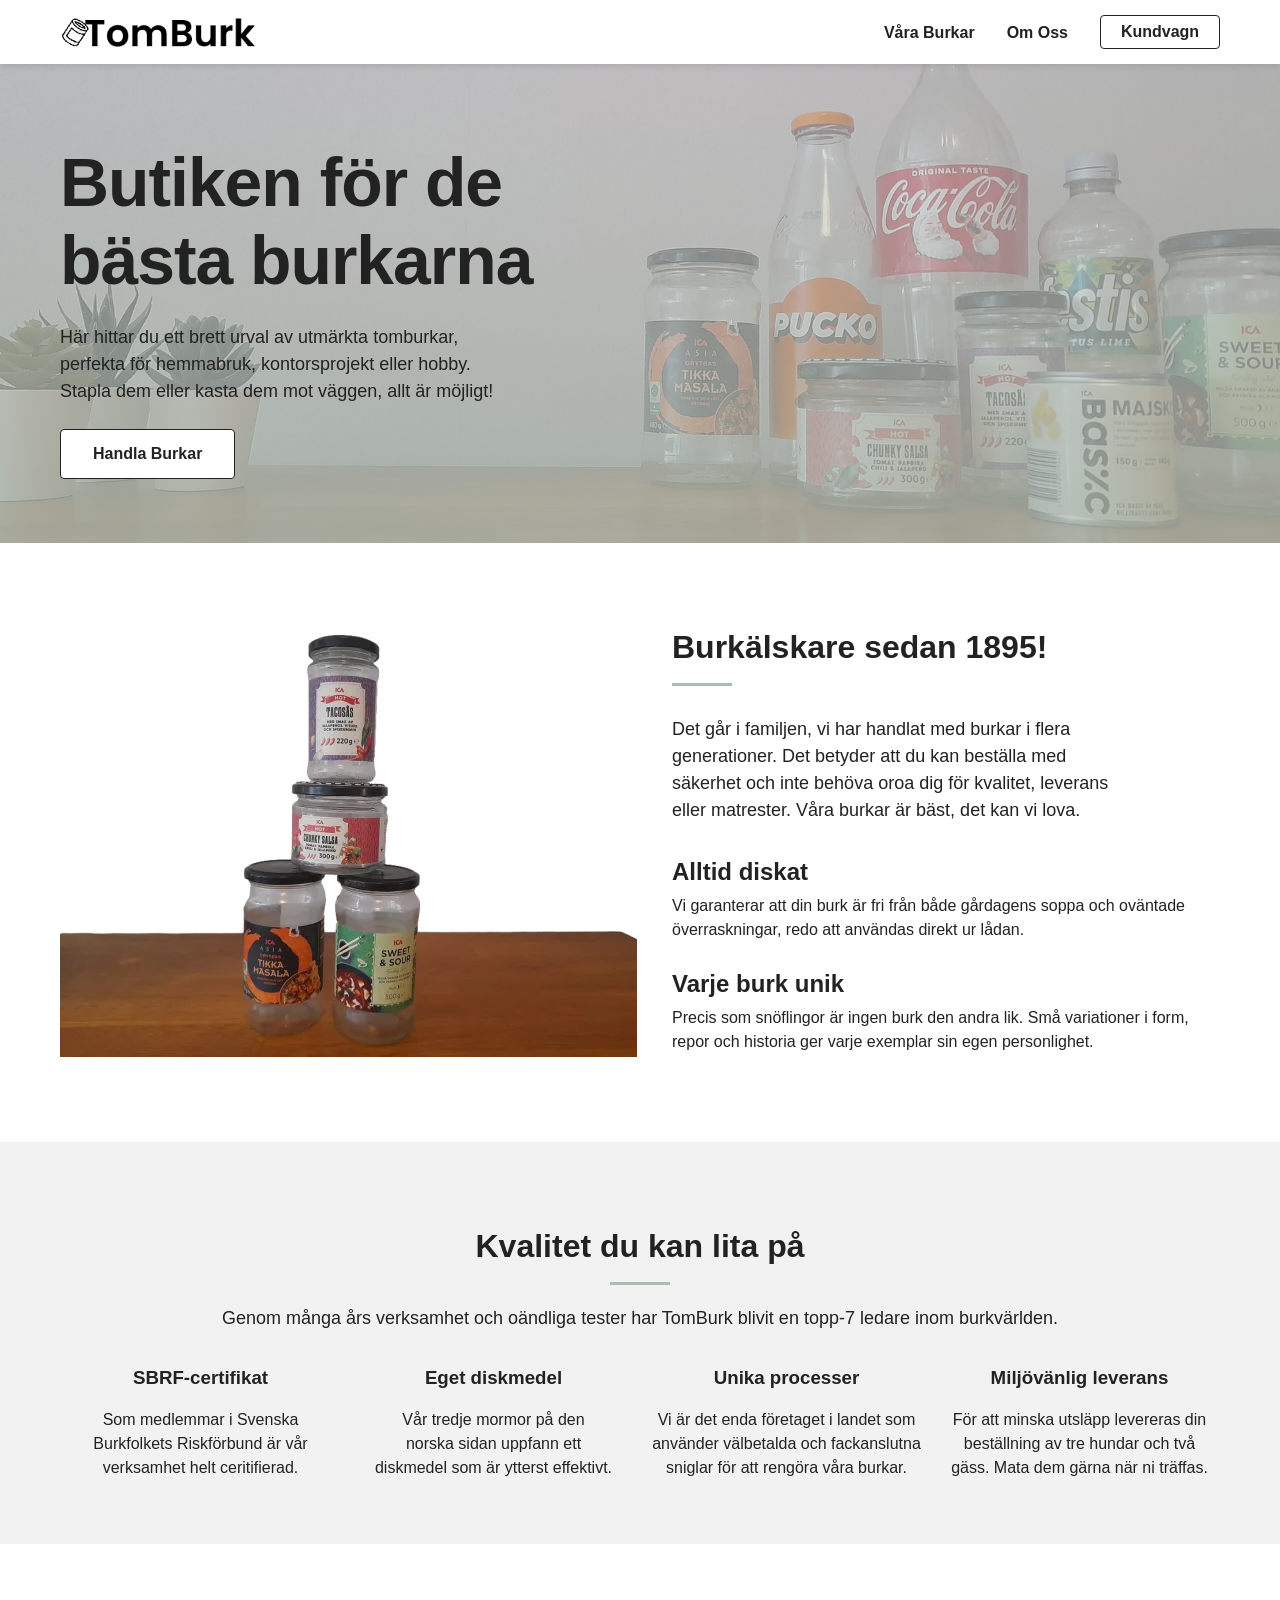
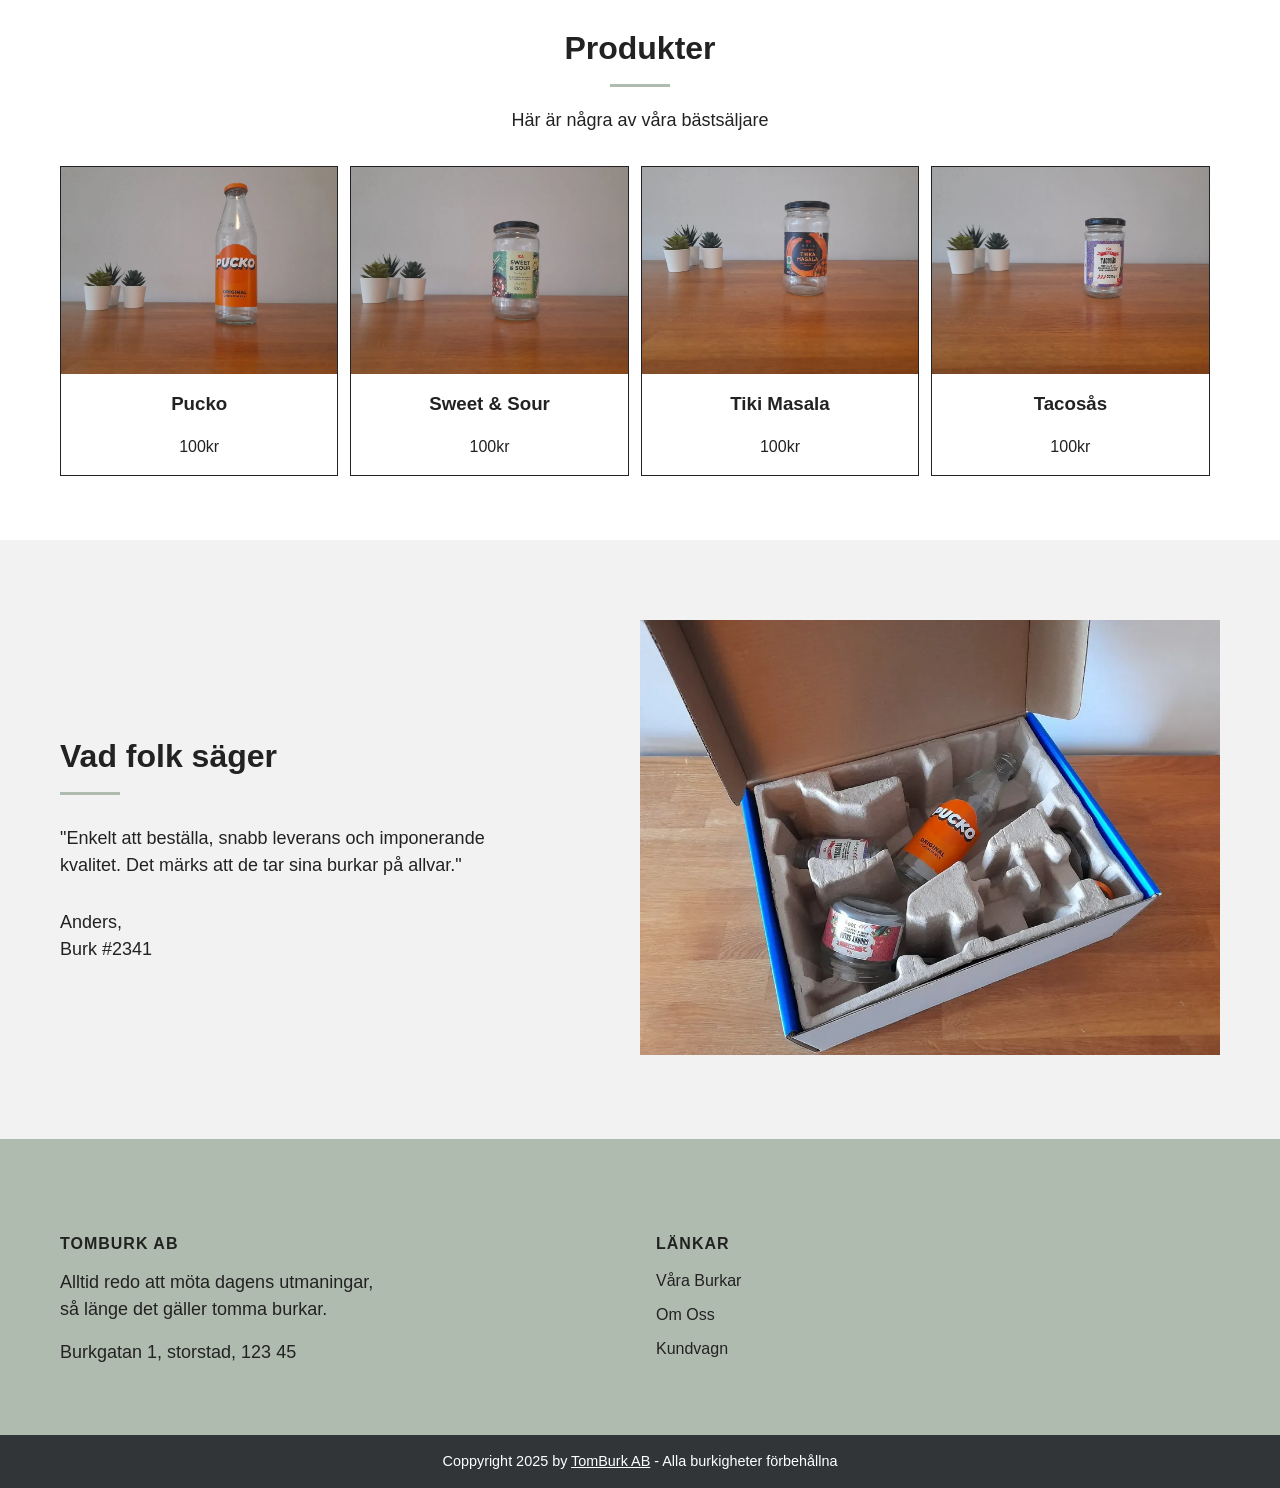
<file: index.html>
<!DOCTYPE html>
<html lang="sv">

<head>
    <meta charset="UTF-8">
    <meta name="viewport" content="width=device-width, initial-scale=1.0">
    <title>TomBurk - Butiken för de bästa burkarna</title>
    <link rel="stylesheet" href="style.css">
    <link rel="icon" type="image/x-icon" href="./img/can-icon.png">

</head>

<body>
    <header class="header" id="header">
        <nav class="navbar container">
            <div class="header-logo">
                <a href="./">
                    <picture class="logo">
                        <source srcset="img/tomburk-logo.webp" type="image/webp">
                        <img src="img/tomburk-logo.png" alt="Tomburk Logotyp">
                    </picture>
                </a>
            </div>
            
            <div class="menu" id="menu">
                <ul class="menu-inner">
                    <li><a href="./burkar.html" class="menu-link">Våra Burkar</a></li>
                    <li><a href="./om-oss.html" class="menu-link">Om Oss</a></li>
                    <li><a href="./kundvagn.html" class="btn btn-outline">Kundvagn</a></li>
                </ul>
            </div>
            
            <div class="burger" id="burger">
                <span class="burger-line"></span>
                <span class="burger-line"></span>
                <span class="burger-line"></span>
            </div>
        </nav>
    </header>
    <main class="main">

        <section class="section bg-hero1">
            <div class="container first">
                <div class="hero-inner">
                    <h1 class="hero-heading">Butiken för de bästa burkarna</h1>
                    <p>
                        Här hittar du ett brett urval av utmärkta tomburkar, perfekta för hemmabruk, kontorsprojekt eller hobby. Stapla dem eller kasta dem mot väggen, allt är möjligt!
                    </p>
                    <div class="btn-row">
                        <a href="./burkar.html" class="btn btn-outline">Handla Burkar</a>
                    </div>
                </div>
                
            </div>
        </section>

        <section class="section ">
            <div class="container split">
                <div class="f1-image">
                    <picture>
                        <source srcset="img/grupp5-cut.webp" type="image/webp">
                        <img src="img/grupp5-cut.png" alt="Majestätisk pyramid av glasburkar">
                    </picture>
                </div>
                <div>
                    <h2 class="f1-heading">Burkälskare sedan 1895!</h2>
                    <p class="f1-intro-text">Det går i familjen, vi har handlat med burkar i flera generationer. Det betyder att du kan beställa med säkerhet och inte behöva oroa dig för kvalitet, leverans eller matrester. Våra burkar är bäst, det kan vi lova.</p>
                    <ul>
                        <li class="f1-list-item">
                            <div class="f1-feature-text">
                                <h3 class="f1-feature-heading">Alltid diskat</h3>
                                <p>Vi garanterar att din burk är fri från både gårdagens soppa och oväntade överraskningar, redo att användas direkt ur lådan.</p>
                            </div>
                        </li>
                        <li class="f1-list-item">
                            <div class="f1-feature-text">
                                <h3 class="f1-feature-heading">Varje burk unik</h3>
                                <p>Precis som snöflingor är ingen burk den andra lik. Små variationer i form, repor och historia ger varje exemplar sin egen personlighet.</p>
                            </div>
                        </li>
                    </ul>
                </div>

            </div>
        </section>

        <section class="section bg-light">
            <div class="container full">
                <div class="f2-intro">
                    <h2 class="f2-heading">Kvalitet du kan lita på</h2>
                    <p>Genom många års verksamhet och oändliga tester har TomBurk blivit en topp-7 ledare inom burkvärlden.</p>
                </div>
                <div class="f2-cards">
                    <div class="f2-card">
                        <h3 class="f2-card-heading">SBRF-certifikat</h3>
                        <p class="f2-card-text">Som medlemmar i Svenska Burkfolkets Riskförbund är vår verksamhet helt ceritifierad.</p>
                    </div>
                    <div class="f2-card">
                        <h3 class="f2-card-heading">Eget diskmedel</h3>
                        <p class="f2-card-text">Vår tredje mormor på den norska sidan uppfann ett diskmedel som är ytterst effektivt.</p>
                    </div>
                     <div class="f2-card">
                        <h3 class="f2-card-heading">Unika processer</h3>
                        <p class="f2-card-text">Vi är det enda företaget i landet som använder välbetalda och fackanslutna sniglar för att rengöra våra burkar.</p>
                    </div>
                     <div class="f2-card">
                        <h3 class="f2-card-heading">Miljövänlig leverans</h3>
                        <p class="f2-card-text">För att minska utsläpp levereras din beställning av tre hundar och två gäss. Mata dem gärna när ni träffas.</p>
                    </div>
                </div>
            </div>
        </section>

        <section class="section ">
            <div class="container full">
                <div class="f2-intro">
                    <h2 class="f2-heading">Produkter</h2>
                    <p>Här är några av våra bästsäljare</p>
                </div>
                <div class="f2-products">
                    <a href="./pucko.html" class="f2-product"> 
                        <picture>
                            <source srcset="img/p1-1.webp" type="image/webp">
                            <img src="img/p1-1.jpg" alt="Pucko glasflaska">
                        </picture>
                        <h3>Pucko</h3>
                        <p>100kr</p>
                    </a>
                    <a href="./sweet-sour.html" class="f2-product"> 
                        <picture>
                            <source srcset="img/p2-1.webp" type="image/webp">
                            <img src="img/p2-1.jpg" alt="Sweet & Sour glasburk">
                        </picture>
                        <h3>Sweet & Sour</h3>
                        <p>100kr</p>
                    </a>
                    <a href="./tiki-masala.html" class="f2-product"> 
                        <picture>
                            <source srcset="img/p3-1.webp" type="image/webp">
                            <img src="img/p3-1.jpg" alt="Tiki Masala glasburk">
                        </picture>
                        <h3>Tiki Masala</h3>
                        <p>100kr</p>
                    </a>
                    <a href="./tacosås.html" class="f2-product"> 
                        <picture>
                            <source srcset="img/p4-1.webp" type="image/webp">
                            <img src="img/p4-1.jpg" alt="Tacosås glasburk">
                        </picture>
                        <h3>Tacosås</h3>
                        <p>100kr</p>
                    </a>
                </div>
            </div>
        </section>

        <section class="section bg-light">
            <div class="container split">
                <div>
                    <h2 class="f1-heading">Vad folk säger</h2>
                    <p class="f1-intro-text">"Enkelt att beställa, snabb leverans och imponerande kvalitet. Det märks att de tar sina burkar på allvar."</p>
                    <p>Anders,<br>Burk #2341</p>
                </div>
                <div class="f1-image">
                    <picture>
                        <source srcset="img/kundbild.webp" type="image/webp">
                        <img src="img/kundbild.jpg" alt="Kundbild från Anders">
                    </picture>
                </div>
            </div>
        </section>

    </main>
    <!-- footer section -->
    <aside class="section bg-earth footerSection">
        <div class="container">
            <div class="footerGrid">
                <div class="footerItem">
                    <div>
                        <h3 class="footerHeading">TomBurk AB</h3>
                        <p>Alltid redo att möta dagens utmaningar, så länge det gäller tomma burkar.</p>
                         <p>Burkgatan 1, storstad, 123 45</p>
                    </div>
                </div>
                <div class="footerItem">
                    <div>
                        <h3 class="footerHeading">Länkar</h3>
                        <ul class="footerNavList">
                            <li><a href="./burkar.html">Våra Burkar</a></li>
                            <li><a href="./om-oss.html">Om Oss</a></li>
                            <li><a href="./kundvagn.html">Kundvagn</a></li>
                        </ul>
                    </div>
                </div>
            </div>
        </div>
    </aside>
    <!-- footer bar -->
    <footer class="bg-dark">
        <div class="container">
            <div class="copyRightBar">
                <p>Coppyright 2025 by <a href="./">TomBurk AB</a> - Alla burkigheter förbehållna</p>
            </div>
        </div>
    </footer>


    <script src="app.js"></script>
</body>

</html>
</file>
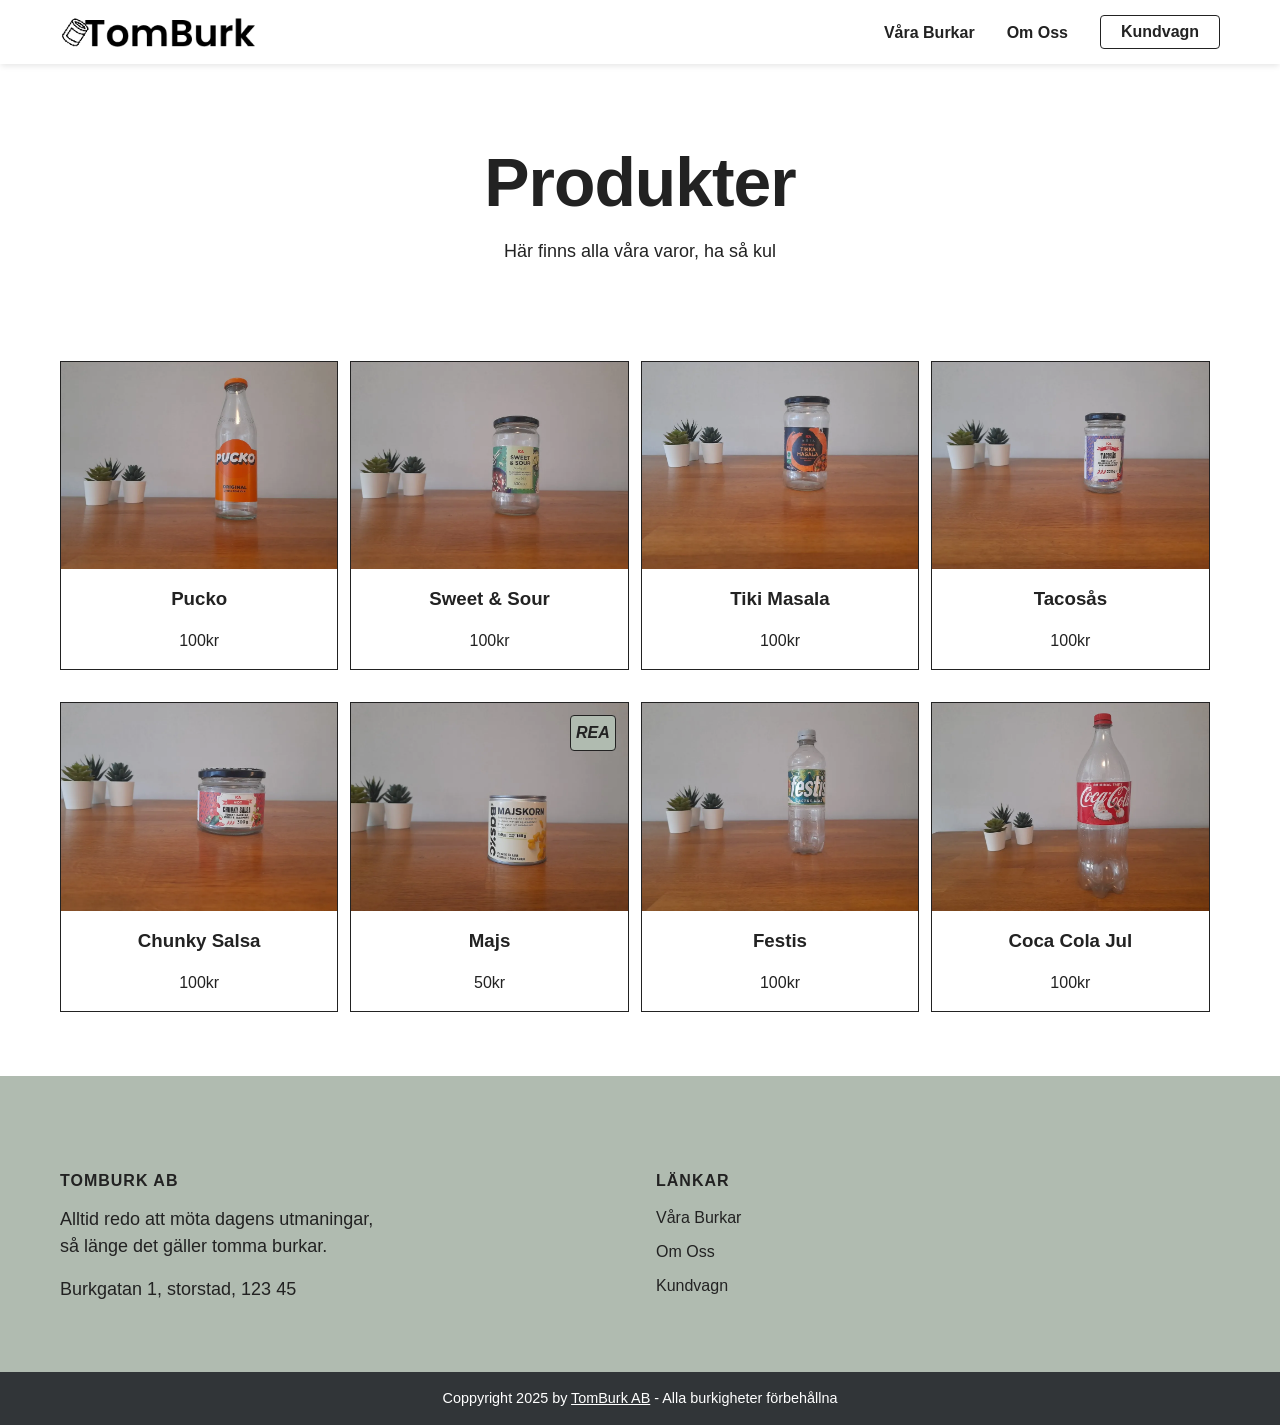
<file: burkar.html>
<!DOCTYPE html>
<html lang="sv">

<head>
    <meta charset="UTF-8">
    <meta name="viewport" content="width=device-width, initial-scale=1.0">
    <title>TomBurk - Butiken för de bästa burkarna</title>
    <link rel="stylesheet" href="style.css">
    <link rel="icon" type="image/x-icon" href="./img/can-icon.png">

</head>

<body>
    <header class="header" id="header">
        <nav class="navbar container">
            <div class="header-logo">
                <a href="./">
                    <picture class="logo">
                        <source srcset="img/tomburk-logo.webp" type="image/webp">
                        <img src="img/tomburk-logo.png" alt="Tomburk Logotyp">
                    </picture>
                </a>
            </div>
            
            <div class="menu" id="menu">
                <ul class="menu-inner">
                    <li><a href="./burkar.html" class="menu-link">Våra Burkar</a></li>
                    <li><a href="./om-oss.html" class="menu-link">Om Oss</a></li>
                    <li><a href="./kundvagn.html" class="btn btn-outline">Kundvagn</a></li>
                </ul>
            </div>
            
            <div class="burger" id="burger">
                <span class="burger-line"></span>
                <span class="burger-line"></span>
                <span class="burger-line"></span>
            </div>
        </nav>
    </header>
    <main class="main">

        <section class="section ">
            <div class="container full first">
                <div class="f2-intro" style="margin-bottom: 4rem;">
                    <h1 class="hero-heading">Produkter</h1>
                    <p class="hero-subtitle">Här finns alla våra varor, ha så kul</p>
                </div>
                <div class="f2-products">
                    <a href="./pucko.html" class="f2-product"> 
                        <picture>
                            <source srcset="img/p1-1.webp" type="image/webp">
                            <img src="img/p1-1.jpg" alt="Pucko glasflaska">
                        </picture>
                        <h3>Pucko</h3>
                        <p>100kr</p>
                    </a>
                    <a href="./sweet-sour.html" class="f2-product"> 
                        <picture>
                            <source srcset="img/p2-1.webp" type="image/webp">
                            <img src="img/p2-1.jpg" alt="Sweet & Sour glasburk">
                        </picture>
                        <h3>Sweet & Sour</h3>
                        <p>100kr</p>
                    </a>
                    <a href="./tiki-masala.html" class="f2-product"> 
                        <picture>
                            <source srcset="img/p3-1.webp" type="image/webp">
                            <img src="img/p3-1.jpg" alt="Tiki Masala glasburk">
                        </picture>
                        <h3>Tiki Masala</h3>
                        <p>100kr</p>
                    </a>
                    <a href="./tacosås.html" class="f2-product"> 
                        <picture>
                            <source srcset="img/p4-1.webp" type="image/webp">
                            <img src="img/p4-1.jpg" alt="Tacosås glasburk">
                        </picture>
                        <h3>Tacosås</h3>
                        <p>100kr</p>
                    </a>
                    <a href="./chunky-salsa.html" class="f2-product"> 
                        <picture>
                            <source srcset="img/p5-1.webp" type="image/webp">
                            <img src="img/p5-1.jpg" alt="Chunky Salsa glasburk">
                        </picture>
                        <h3>Chunky Salsa</h3>
                        <p>100kr</p>
                    </a>
                    <a href="./majs.html" class="f2-product">
                        <div class="badge">REA</div>
                        <picture>
                            <source srcset="img/p6-1.webp" type="image/webp">
                            <img src="img/p6-1.jpg" alt="Majs">
                        </picture>
                        <h3>Majs</h3>
                        <p>50kr</p>
                    </a>
                    <a href="./festis.html" class="f2-product"> 
                        <picture>
                            <source srcset="img/p7-1.webp" type="image/webp">
                            <img src="img/p7-1.jpg" alt="Festis flaska">
                        </picture>
                        <h3>Festis</h3>
                        <p>100kr</p>
                    </a>
                    <a href="./cola-jul.html" class="f2-product"> 
                        <picture>
                            <source srcset="img/p8-1.webp" type="image/webp">
                            <img src="img/p8-1.jpg" alt="Coca Cola Jul flaska">
                        </picture>
                        <h3>Coca Cola Jul</h3>
                        <p>100kr</p>
                    </a>
                </div>
            </div>
        </section>

    </main>
    <!-- footer section -->
    <aside class="section bg-earth footerSection">
        <div class="container">
            <div class="footerGrid">
                <div class="footerItem">
                    <div>
                        <h3 class="footerHeading">TomBurk AB</h3>
                        <p>Alltid redo att möta dagens utmaningar, så länge det gäller tomma burkar.</p>
                         <p>Burkgatan 1, storstad, 123 45</p>

                    </div>
                </div>
                <div class="footerItem">
                    <div>
                        <h3 class="footerHeading">Länkar</h3>
                        <ul class="footerNavList">
                            <li><a href="./burkar.html">Våra Burkar</a></li>
                            <li><a href="./om-oss.html">Om Oss</a></li>
                            <li><a href="./kundvagn.html">Kundvagn</a></li>
                        </ul>
                    </div>
                </div>
            </div>
        </div>
    </aside>
    <!-- footer bar -->
    <footer class="bg-dark">
        <div class="container">
            <div class="copyRightBar">
                <p>Coppyright 2025 by <a href="./">TomBurk AB</a> - Alla burkigheter förbehållna</p>
            </div>
        </div>
    </footer>


    <script src="app.js"></script>
</body>

</html>
</file>
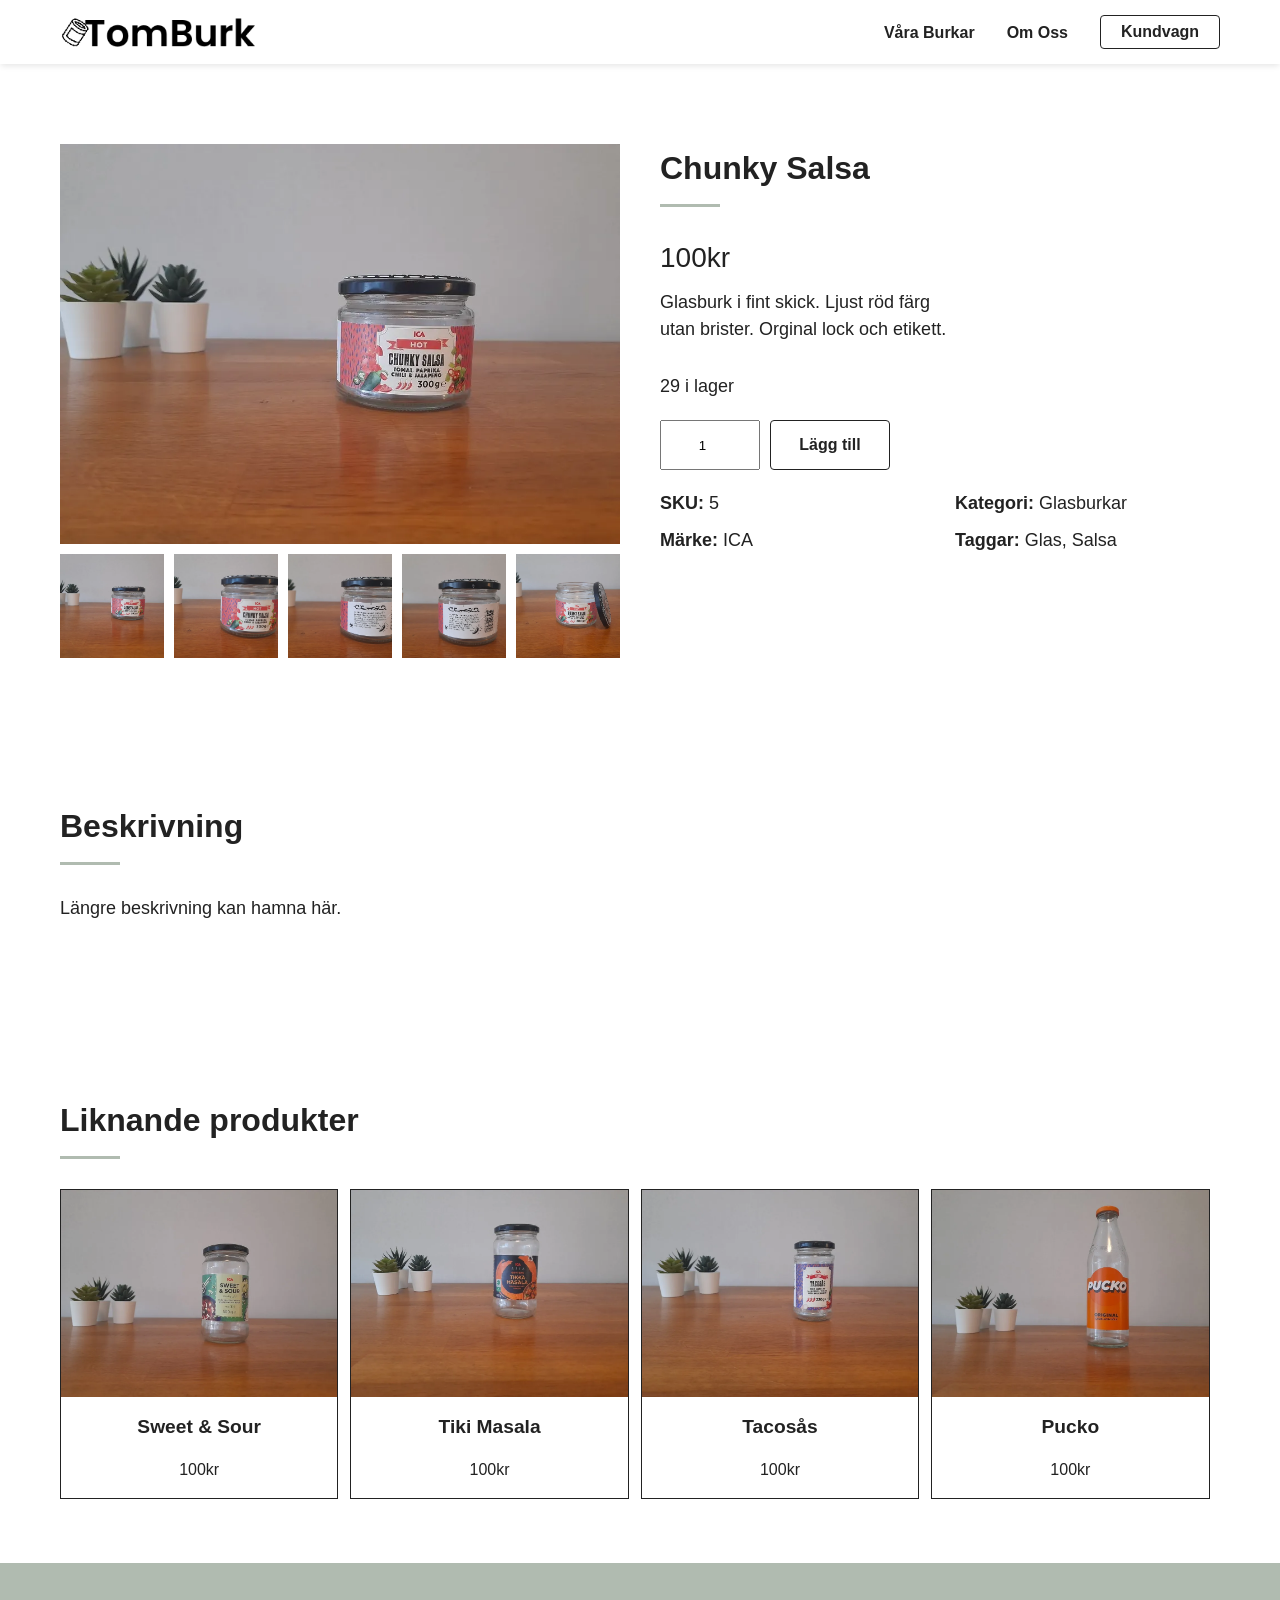
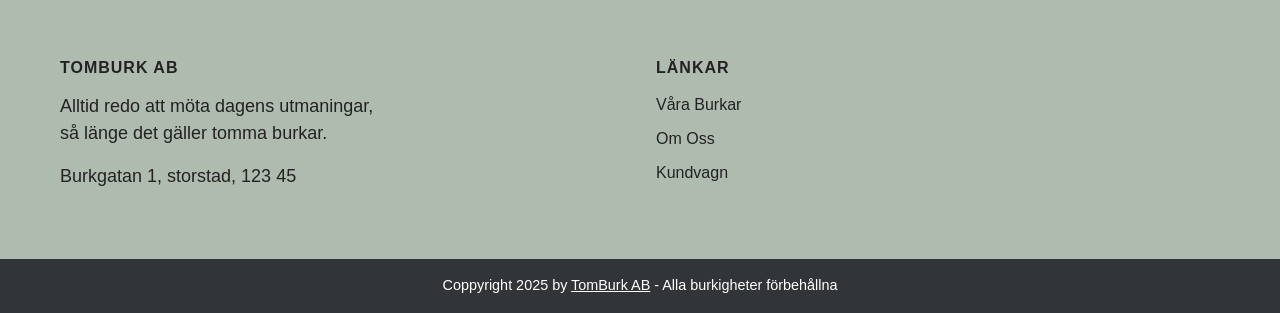
<file: chunky-salsa.html>
<!DOCTYPE html>
<html lang="sv">

<head>
    <meta charset="UTF-8">
    <meta name="viewport" content="width=device-width, initial-scale=1.0">
    <title>TomBurk - Butiken för de bästa burkarna</title>
    <link rel="stylesheet" href="style.css">
    <link rel="icon" type="image/x-icon" href="./img/can-icon.png">

</head>

<body>
    <header class="header" id="header">
        <nav class="navbar container">
            <div class="header-logo">
                <a href="./">
                    <picture class="logo">
                        <source srcset="img/tomburk-logo.webp" type="image/webp">
                        <img src="img/tomburk-logo.png" alt="Tomburk Logotyp">
                    </picture>
                </a>
            </div>

            <div class="menu" id="menu">
                <ul class="menu-inner">
                    <li><a href="./burkar.html" class="menu-link">Våra Burkar</a></li>
                    <li><a href="./om-oss.html" class="menu-link">Om Oss</a></li>
                    <li><a href="./kundvagn.html" class="btn btn-outline">Kundvagn</a></li>
                </ul>
            </div>

            <div class="burger" id="burger">
                <span class="burger-line"></span>
                <span class="burger-line"></span>
                <span class="burger-line"></span>
            </div>
        </nav>
    </header>
    <main class="main">

        <section class="section  product-page">

            <div class="product-container container first">

                 <div class="product-gallery">
                    <div class="main-image">
                        <picture>
                            <source srcset="img/p5-1.webp" type="image/webp">
                            <img id="mainImage" src="img/p5-1.jpg" alt="Chunky Salsa glasflaska">
                        </picture>
                    </div>

                    <div class="thumbnail-list">
                        <picture>
                            <source srcset="img/p5-1.webp" type="image/webp">
                            <img src="img/p5-1.jpg" alt="Chunky Salsa glasflaska">
                        </picture>
                        <picture>
                            <source srcset="img/p5-2.webp" type="image/webp">
                            <img src="img/p5-2.jpg" alt="Chunky Salsa glasflaska 2">
                        </picture>
                        <picture>
                            <source srcset="img/p5-3.webp" type="image/webp">
                            <img src="img/p5-3.jpg" alt="Chunky Salsa glasflaska 3">
                        </picture>
                        <picture>
                            <source srcset="img/p5-4.webp" type="image/webp">
                            <img src="img/p5-4.jpg" alt="Chunky Salsa glasflaska 4">
                        </picture>
                        <picture>
                            <source srcset="img/p5-5.webp" type="image/webp">
                            <img src="img/p5-5.jpg" alt="Chunky Salsa glasflaska 5">
                        </picture>
                    </div>
                </div>

                <div class="product-info">

                    <h1 class="product-title f1-heading">Chunky Salsa</h1>

                    <p class="price">100kr</p>

                    <p class="f1-intro-text">Glasburk i fint skick. Ljust röd färg utan brister. Orginal lock och etikett.
                    </p>

                    <p class="stock">29 i lager</p>

                    <div class="purchase">
                        <input type="number" value="1" min="1">
                        <button class="btn btn-outline btn-add">Lägg till</button>
                    </div>

                    <div class="product-meta">
                        <p><strong>SKU:</strong> 5</p>
                        <p><strong>Kategori:</strong> Glasburkar</p>
                        <p><strong>Märke:</strong> ICA</p>
                        <p><strong>Taggar:</strong> Glas, Salsa</p>
                    </div>

                </div>
            </div>

        </section>

        <section class="section ">
            <div class="container">
                <h2 class="f1-heading">Beskrivning</h2>
                <p class="f1-intro-text">Längre beskrivning kan hamna här.</p>
            </div>
        </section>

        <section class="section ">
            <div class="container products-list">

                <h2 class="f1-heading">Liknande produkter</h2>

                <div class="f2-products">
                    <a href="./sweet-sour.html" class="f2-product"> 
                        <picture>
                            <source srcset="img/p2-1.webp" type="image/webp">
                            <img src="img/p2-1.jpg" alt="Sweet & Sour glasburk">
                        </picture>
                        <h4>Sweet & Sour</h4>
                        <p>100kr</p>
                    </a>
                    <a href="./tiki-masala.html" class="f2-product"> 
                        <picture>
                            <source srcset="img/p3-1.webp" type="image/webp">
                            <img src="img/p3-1.jpg" alt="Tiki Masala glasburk">
                        </picture>
                        <h4>Tiki Masala</h4>
                        <p>100kr</p>
                    </a>
                    <a href="./tacosås.html" class="f2-product"> 
                        <picture>
                            <source srcset="img/p4-1.webp" type="image/webp">
                            <img src="img/p4-1.jpg" alt="Tacosås glasburk">
                        </picture>
                        <h4>Tacosås</h4>
                        <p>100kr</p>
                    </a>
                    <a href="./pucko.html" class="f2-product"> 
                        <picture>
                            <source srcset="img/p1-1.webp" type="image/webp">
                            <img src="img/p1-1.jpg" alt="Pucko glasburk">
                        </picture>
                        <h4>Pucko</h4>
                        <p>100kr</p>
                    </a>
                </div>
            </div>
        </section>

    </main>
    <!-- footer section -->
    <aside class="section bg-earth footerSection">
        <div class="container">
            <div class="footerGrid">
                <div class="footerItem">
                    <div>
                        <h3 class="footerHeading">TomBurk AB</h3>
                        <p>Alltid redo att möta dagens utmaningar, så länge det gäller tomma burkar.</p>
                        <p>Burkgatan 1, storstad, 123 45</p>

                    </div>
                </div>
                <div class="footerItem">
                    <div>
                        <h3 class="footerHeading">Länkar</h3>
                        <ul class="footerNavList">
                            <li><a href="./burkar.html">Våra Burkar</a></li>
                            <li><a href="./om-oss.html">Om Oss</a></li>
                            <li><a href="./kundvagn.html">Kundvagn</a></li>
                        </ul>
                    </div>
                </div>
            </div>
        </div>
    </aside>
    <!-- footer bar -->
    <footer class="bg-dark">
        <div class="container">
            <div class="copyRightBar">
                <p>Coppyright 2025 by <a href="./">TomBurk AB</a> - Alla burkigheter förbehållna</p>
            </div>
        </div>
    </footer>

    <script src="app.js"></script>
</body>

</html>
</file>
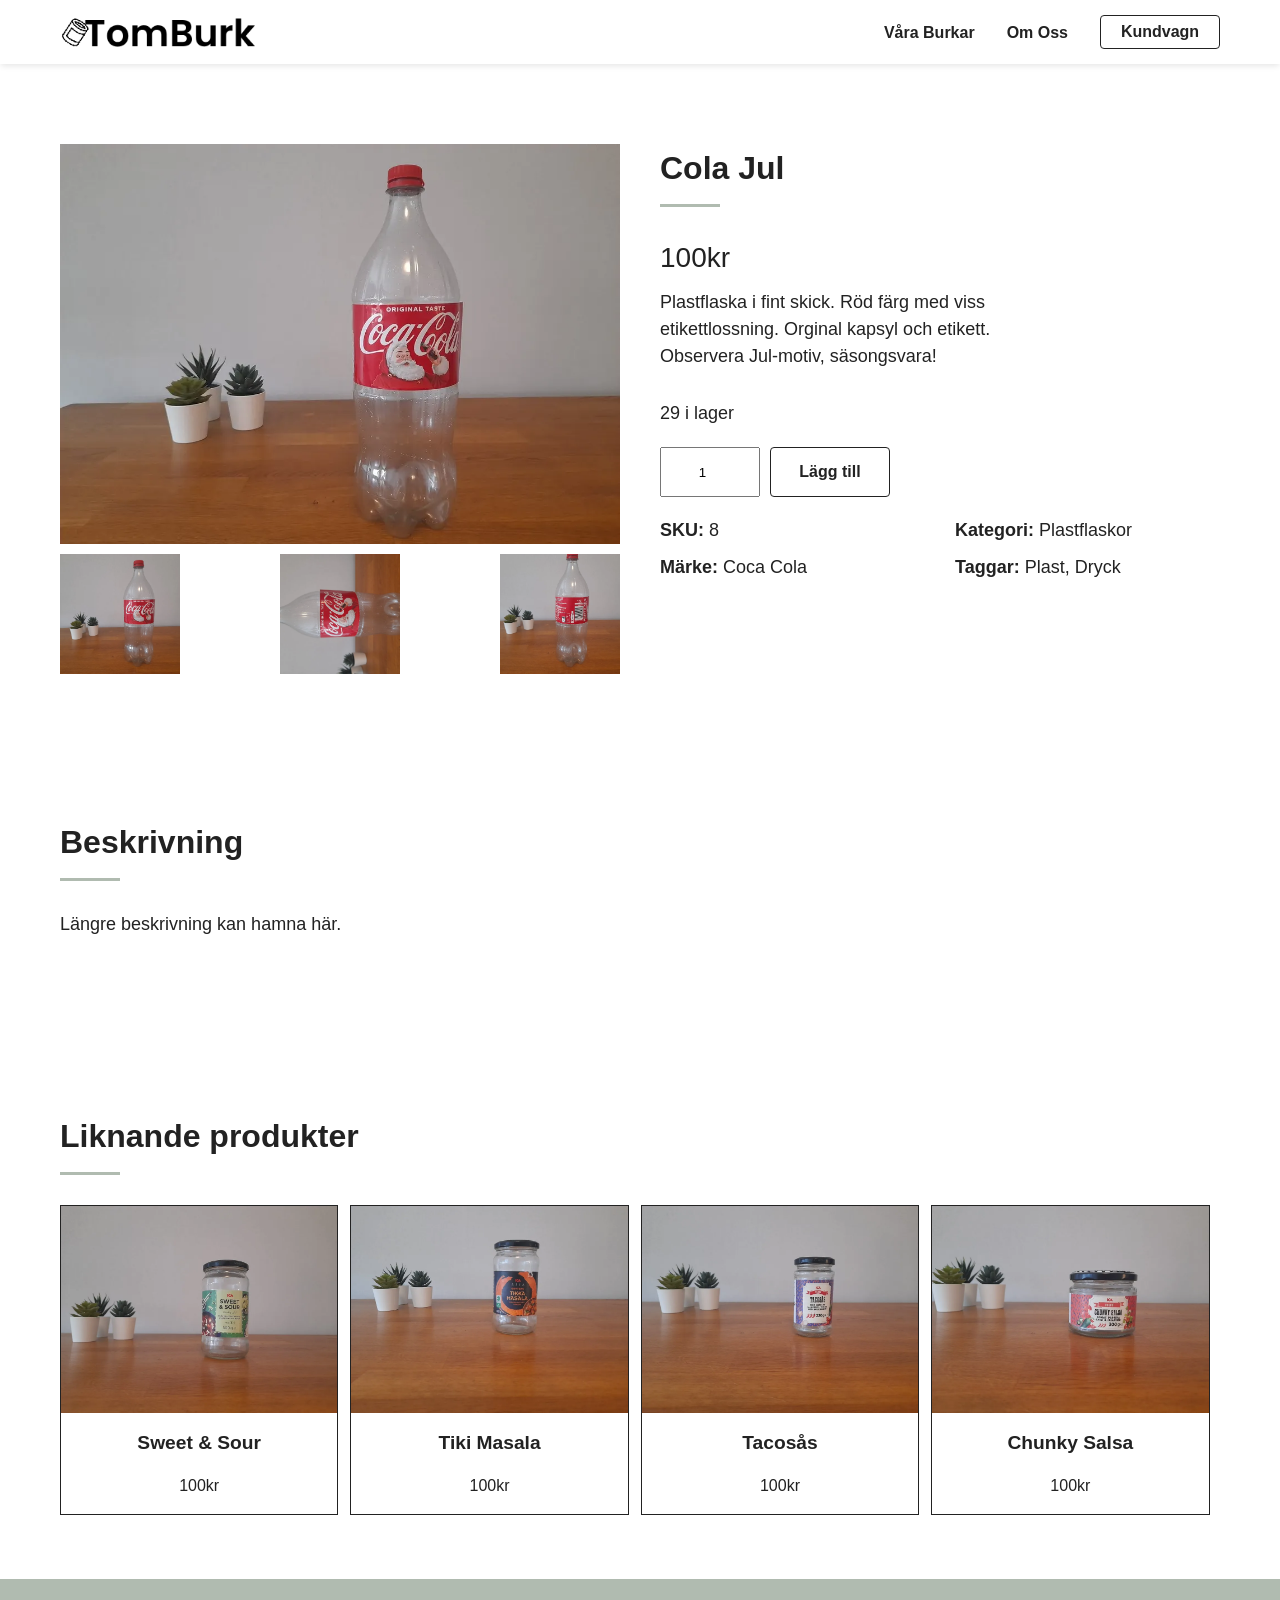
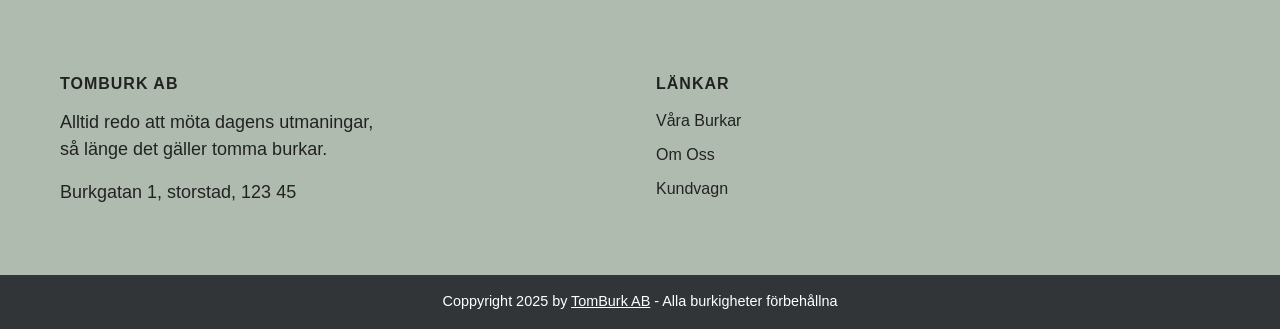
<file: cola-jul.html>
<!DOCTYPE html>
<html lang="sv">

<head>
    <meta charset="UTF-8">
    <meta name="viewport" content="width=device-width, initial-scale=1.0">
    <title>TomBurk - Butiken för de bästa burkarna</title>
    <link rel="stylesheet" href="style.css">
    <link rel="icon" type="image/x-icon" href="./img/can-icon.png">

</head>

<body>
    <header class="header" id="header">
        <nav class="navbar container">
            <div class="header-logo">
                <a href="./">
                    <picture class="logo">
                        <source srcset="img/tomburk-logo.webp" type="image/webp">
                        <img src="img/tomburk-logo.png" alt="Tomburk Logotyp">
                    </picture>
                </a>
            </div>

            <div class="menu" id="menu">
                <ul class="menu-inner">
                    <li><a href="./burkar.html" class="menu-link">Våra Burkar</a></li>
                    <li><a href="./om-oss.html" class="menu-link">Om Oss</a></li>
                    <li><a href="./kundvagn.html" class="btn btn-outline">Kundvagn</a></li>
                </ul>
            </div>

            <div class="burger" id="burger">
                <span class="burger-line"></span>
                <span class="burger-line"></span>
                <span class="burger-line"></span>
            </div>
        </nav>
    </header>
    <main class="main">

        <section class="section  product-page">

            <div class="product-container container first">

                 <div class="product-gallery">
                    <div class="main-image">
                        <picture>
                            <source srcset="img/p8-1.webp" type="image/webp">
                            <img id="mainImage" src="img/p8-1.jpg" alt="Cola Jul plastflaska">
                        </picture>
                    </div>

                    <div class="thumbnail-list">
                        <picture>
                            <source srcset="img/p8-1.webp" type="image/webp">
                            <img src="img/p8-1.jpg" alt="Cola Jul plastflaska">
                        </picture>
                        <picture>
                            <source srcset="img/p8-2.webp" type="image/webp">
                            <img src="img/p8-2.jpg" alt="Cola Jul plastflaska 2">
                        </picture>
                        <picture>
                            <source srcset="img/p8-3.webp" type="image/webp">
                            <img src="img/p8-3.jpg" alt="Cola Jul plastflaska 3">
                        </picture>
                    </div>
                </div>

                <div class="product-info">

                    <h1 class="product-title f1-heading">Cola Jul</h1>

                    <p class="price">100kr</p>

                    <p class="f1-intro-text">Plastflaska i fint skick. Röd färg med viss etikettlossning. Orginal kapsyl och etikett.<br>Observera Jul-motiv, säsongsvara!</p>

                    <p class="stock">29 i lager</p>

                    <div class="purchase">
                        <input type="number" value="1" min="1">
                        <button class="btn btn-outline btn-add">Lägg till</button>
                    </div>

                    <div class="product-meta">
                        <p><strong>SKU:</strong> 8</p>
                        <p><strong>Kategori:</strong> Plastflaskor</p>
                        <p><strong>Märke:</strong> Coca Cola</p>
                        <p><strong>Taggar:</strong> Plast, Dryck</p>
                    </div>

                </div>
            </div>

        </section>

        <section class="section ">
            <div class="container">
                <h2 class="f1-heading">Beskrivning</h2>
                <p class="f1-intro-text">Längre beskrivning kan hamna här.</p>
            </div>
        </section>

        <section class="section ">
            <div class="container products-list">

                <h2 class="f1-heading">Liknande produkter</h2>

                <div class="f2-products">
                    <a href="./sweet-sour.html" class="f2-product"> 
                        <picture>
                            <source srcset="img/p2-1.webp" type="image/webp">
                            <img src="img/p2-1.jpg" alt="Sweet & Sour glasburk">
                        </picture>
                        <h4>Sweet & Sour</h4>
                        <p>100kr</p>
                    </a>
                    <a href="./tiki-masala.html" class="f2-product"> 
                        <picture>
                            <source srcset="img/p3-1.webp" type="image/webp">
                            <img src="img/p3-1.jpg" alt="Tiki Masala glasburk">
                        </picture>
                        <h4>Tiki Masala</h4>
                        <p>100kr</p>
                    </a>
                    <a href="./tacosås.html" class="f2-product"> 
                        <picture>
                            <source srcset="img/p4-1.webp" type="image/webp">
                            <img src="img/p4-1.jpg" alt="Tacosås glasburk">
                        </picture>
                        <h4>Tacosås</h4>
                        <p>100kr</p>
                    </a>
                    <a href="./chunky-salsa.html" class="f2-product"> 
                        <picture>
                            <source srcset="img/p5-1.webp" type="image/webp">
                            <img src="img/p5-1.jpg" alt="Chunky Salsa glasburk">
                        </picture>
                        <h4>Chunky Salsa</h4>
                        <p>100kr</p>
                    </a>
                </div>
            </div>
        </section>

    </main>
    <!-- footer section -->
    <aside class="section bg-earth footerSection">
        <div class="container">
            <div class="footerGrid">
                <div class="footerItem">
                    <div>
                        <h3 class="footerHeading">TomBurk AB</h3>
                        <p>Alltid redo att möta dagens utmaningar, så länge det gäller tomma burkar.</p>
                        <p>Burkgatan 1, storstad, 123 45</p>

                    </div>
                </div>
                <div class="footerItem">
                    <div>
                        <h3 class="footerHeading">Länkar</h3>
                        <ul class="footerNavList">
                            <li><a href="./burkar.html">Våra Burkar</a></li>
                            <li><a href="./om-oss.html">Om Oss</a></li>
                            <li><a href="./kundvagn.html">Kundvagn</a></li>
                        </ul>
                    </div>
                </div>
            </div>
        </div>
    </aside>
    <!-- footer bar -->
    <footer class="bg-dark">
        <div class="container">
            <div class="copyRightBar">
                <p>Coppyright 2025 by <a href="./">TomBurk AB</a> - Alla burkigheter förbehållna</p>
            </div>
        </div>
    </footer>

    <script src="app.js"></script>
</body>

</html>
</file>
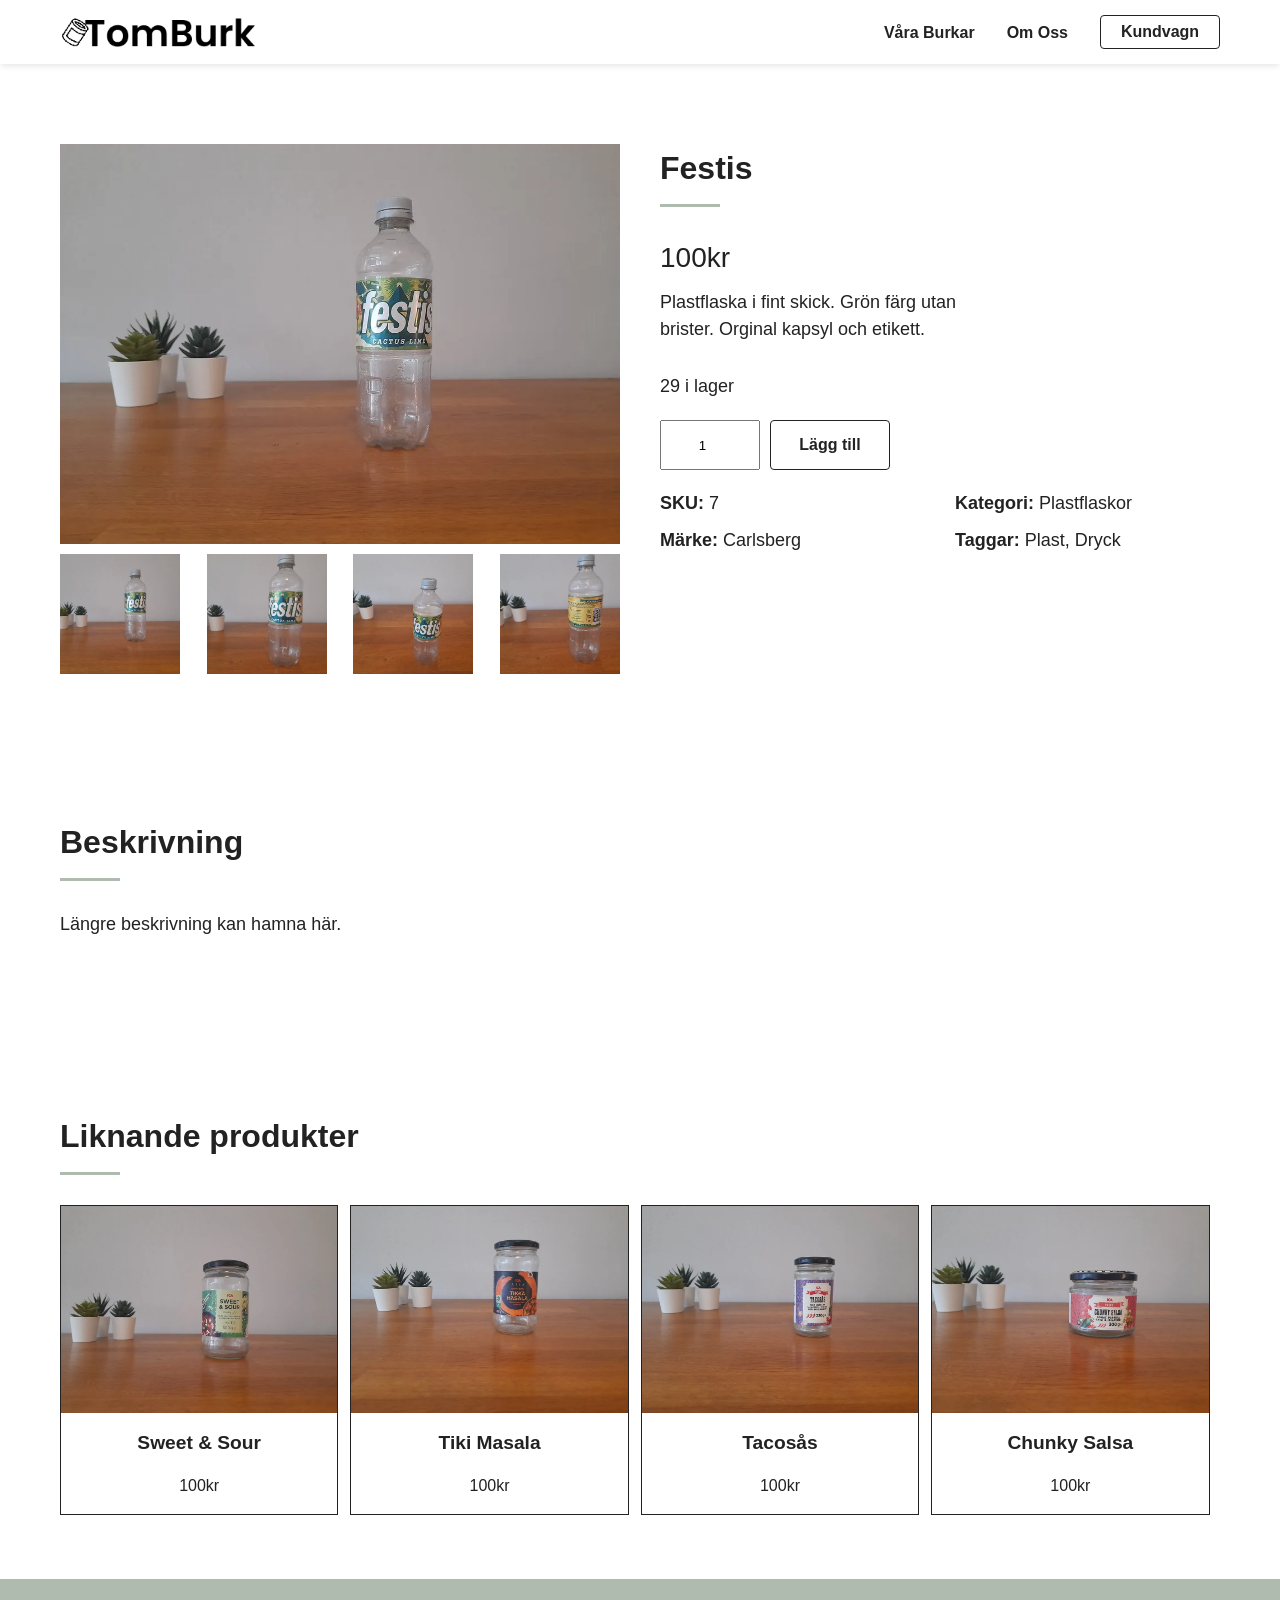
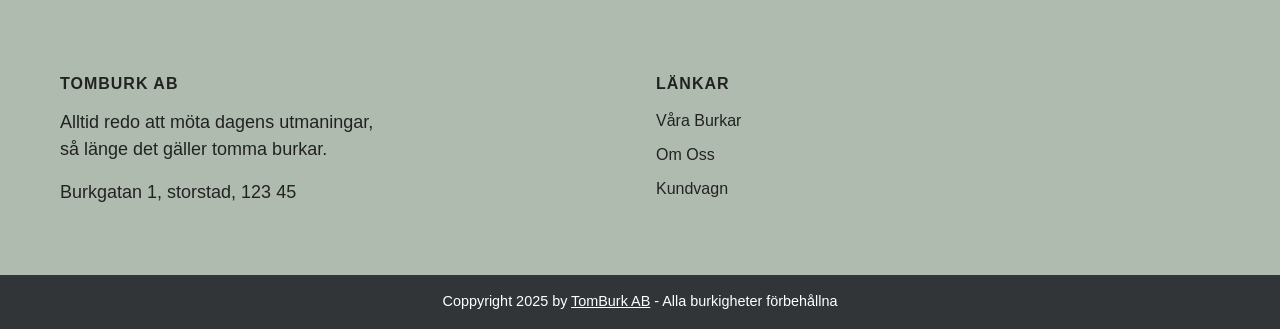
<file: festis.html>
<!DOCTYPE html>
<html lang="sv">

<head>
    <meta charset="UTF-8">
    <meta name="viewport" content="width=device-width, initial-scale=1.0">
    <title>TomBurk - Butiken för de bästa burkarna</title>
    <link rel="stylesheet" href="style.css">
    <link rel="icon" type="image/x-icon" href="./img/can-icon.png">

</head>

<body>
    <header class="header" id="header">
        <nav class="navbar container">
            <div class="header-logo">
                <a href="./">
                    <picture class="logo">
                        <source srcset="img/tomburk-logo.webp" type="image/webp">
                        <img src="img/tomburk-logo.png" alt="Tomburk Logotyp">
                    </picture>
                </a>
            </div>

            <div class="menu" id="menu">
                <ul class="menu-inner">
                    <li><a href="./burkar.html" class="menu-link">Våra Burkar</a></li>
                    <li><a href="./om-oss.html" class="menu-link">Om Oss</a></li>
                    <li><a href="./kundvagn.html" class="btn btn-outline">Kundvagn</a></li>
                </ul>
            </div>

            <div class="burger" id="burger">
                <span class="burger-line"></span>
                <span class="burger-line"></span>
                <span class="burger-line"></span>
            </div>
        </nav>
    </header>
    <main class="main">

        <section class="section  product-page">

            <div class="product-container container first">

                 <div class="product-gallery">
                    <div class="main-image">
                        <picture>
                            <source srcset="img/p7-1.webp" type="image/webp">
                            <img id="mainImage" src="img/p7-1.jpg" alt="Festis plastflaska">
                        </picture>
                    </div>

                    <div class="thumbnail-list">
                        <picture>
                            <source srcset="img/p7-1.webp" type="image/webp">
                            <img src="img/p7-1.jpg" alt="Festis plastflaska">
                        </picture>
                        <picture>
                            <source srcset="img/p7-2.webp" type="image/webp">
                            <img src="img/p7-2.jpg" alt="Festis plastflaska 2">
                        </picture>
                        <picture>
                            <source srcset="img/p7-3.webp" type="image/webp">
                            <img src="img/p7-3.jpg" alt="Festis plastflaska 3">
                        </picture>
                        <picture>
                            <source srcset="img/p7-4.webp" type="image/webp">
                            <img src="img/p7-4.jpg" alt="Festis plastflaska 4">
                        </picture>
                    </div>
                </div>

                <div class="product-info">

                    <h1 class="product-title f1-heading">Festis</h1>

                    <p class="price">100kr</p>

                    <p class="f1-intro-text">Plastflaska i fint skick. Grön färg utan brister. Orginal kapsyl och etikett.
                    </p>

                    <p class="stock">29 i lager</p>

                    <div class="purchase">
                        <input type="number" value="1" min="1">
                        <button class="btn btn-outline btn-add">Lägg till</button>
                    </div>

                    <div class="product-meta">
                        <p><strong>SKU:</strong> 7</p>
                        <p><strong>Kategori:</strong> Plastflaskor</p>
                        <p><strong>Märke:</strong> Carlsberg</p>
                        <p><strong>Taggar:</strong> Plast, Dryck</p>
                    </div>

                </div>
            </div>

        </section>

        <section class="section ">
            <div class="container">
                <h2 class="f1-heading">Beskrivning</h2>
                <p class="f1-intro-text">Längre beskrivning kan hamna här.</p>
            </div>
        </section>

        <section class="section ">
            <div class="container products-list">

                <h2 class="f1-heading">Liknande produkter</h2>

                <div class="f2-products">
                    <a href="./sweet-sour.html" class="f2-product"> 
                        <picture>
                            <source srcset="img/p2-1.webp" type="image/webp">
                            <img src="img/p2-1.jpg" alt="Sweet & Sour glasburk">
                        </picture>
                        <h4>Sweet & Sour</h4>
                        <p>100kr</p>
                    </a>
                    <a href="./tiki-masala.html" class="f2-product"> 
                        <picture>
                            <source srcset="img/p3-1.webp" type="image/webp">
                            <img src="img/p3-1.jpg" alt="Tiki Masala glasburk">
                        </picture>
                        <h4>Tiki Masala</h4>
                        <p>100kr</p>
                    </a>
                    <a href="./tacosås.html" class="f2-product"> 
                        <picture>
                            <source srcset="img/p4-1.webp" type="image/webp">
                            <img src="img/p4-1.jpg" alt="Tacosås glasburk">
                        </picture>
                        <h4>Tacosås</h4>
                        <p>100kr</p>
                    </a>
                    <a href="./chunky-salsa.html" class="f2-product"> 
                        <picture>
                            <source srcset="img/p5-1.webp" type="image/webp">
                            <img src="img/p5-1.jpg" alt="Chunky Salsa glasburk">
                        </picture>
                        <h4>Chunky Salsa</h4>
                        <p>100kr</p>
                    </a>
                </div>
            </div>
        </section>

    </main>
    <!-- footer section -->
    <aside class="section bg-earth footerSection">
        <div class="container">
            <div class="footerGrid">
                <div class="footerItem">
                    <div>
                        <h3 class="footerHeading">TomBurk AB</h3>
                        <p>Alltid redo att möta dagens utmaningar, så länge det gäller tomma burkar.</p>
                        <p>Burkgatan 1, storstad, 123 45</p>

                    </div>
                </div>
                <div class="footerItem">
                    <div>
                        <h3 class="footerHeading">Länkar</h3>
                        <ul class="footerNavList">
                            <li><a href="./burkar.html">Våra Burkar</a></li>
                            <li><a href="./om-oss.html">Om Oss</a></li>
                            <li><a href="./kundvagn.html">Kundvagn</a></li>
                        </ul>
                    </div>
                </div>
            </div>
        </div>
    </aside>
    <!-- footer bar -->
    <footer class="bg-dark">
        <div class="container">
            <div class="copyRightBar">
                <p>Coppyright 2025 by <a href="./">TomBurk AB</a> - Alla burkigheter förbehållna</p>
            </div>
        </div>
    </footer>

    <script src="app.js"></script>
</body>

</html>
</file>
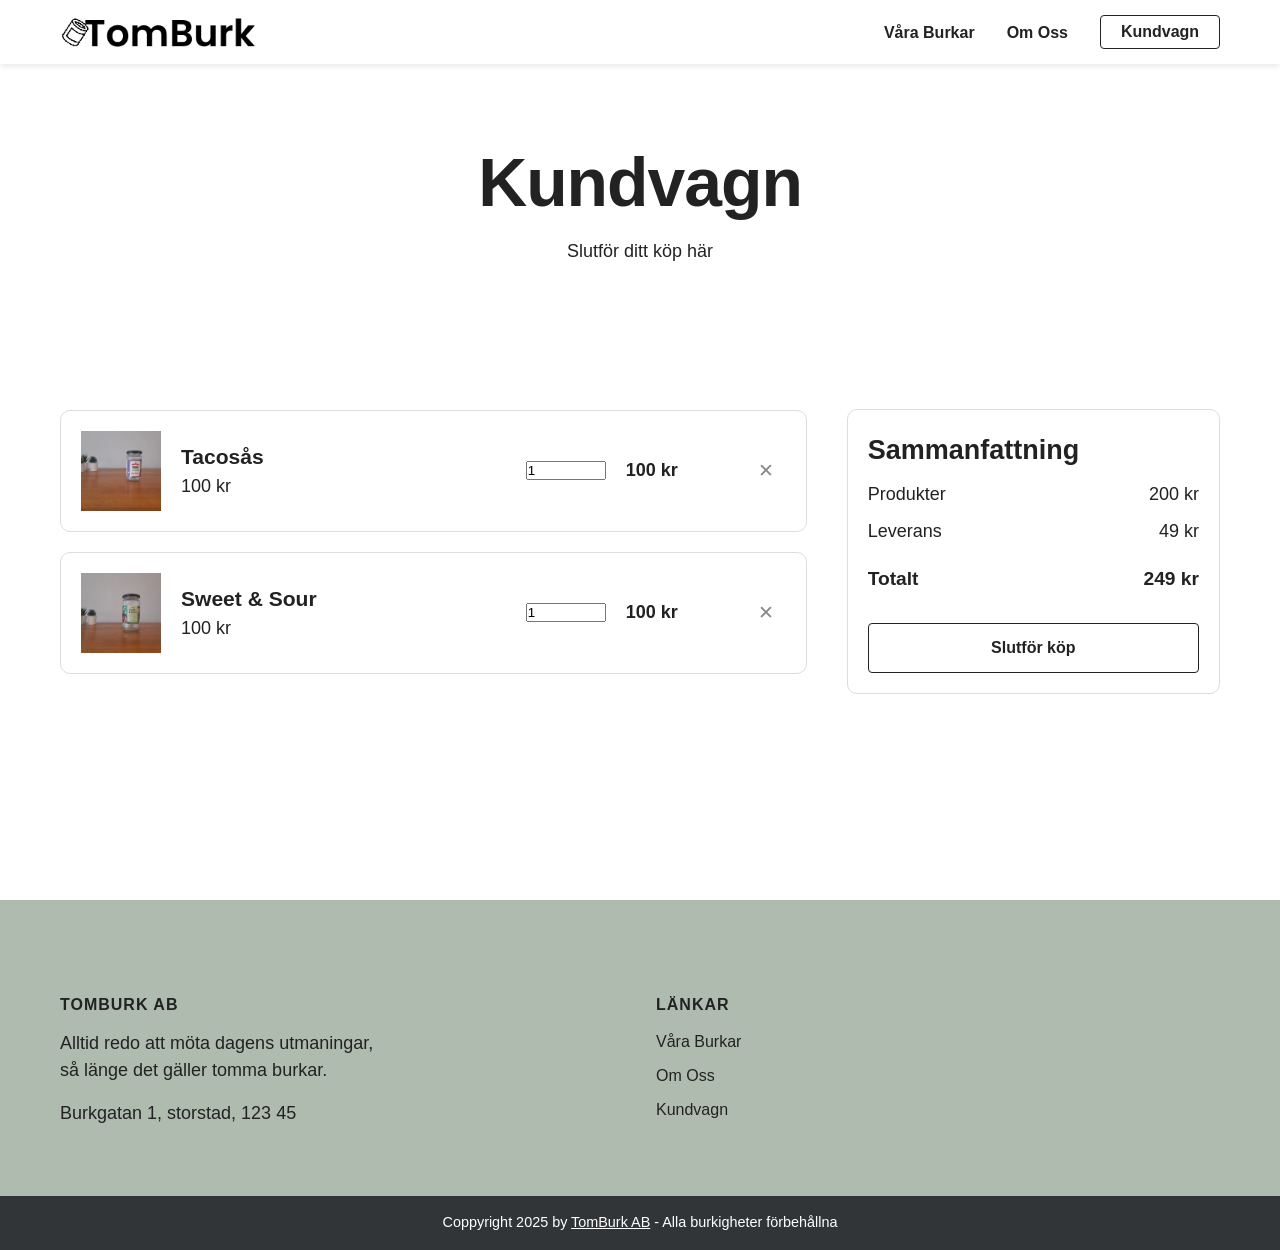
<file: kundvagn.html>
<!DOCTYPE html>
<html lang="sv">

<head>
    <meta charset="UTF-8">
    <meta name="viewport" content="width=device-width, initial-scale=1.0">
    <title>TomBurk - Butiken för de bästa burkarna</title>
    <link rel="stylesheet" href="style.css">
    <link rel="icon" type="image/x-icon" href="./img/can-icon.png">

</head>

<body>
    <header class="header" id="header">
        <nav class="navbar container">
            <div class="header-logo">
                <a href="./">
                    <picture class="logo">
                        <source srcset="img/tomburk-logo.webp" type="image/webp">
                        <img src="img/tomburk-logo.png" alt="Tomburk Logotyp">
                    </picture>
                </a>
            </div>

            <div class="menu" id="menu">
                <ul class="menu-inner">
                    <li><a href="./burkar.html" class="menu-link">Våra Burkar</a></li>
                    <li><a href="./om-oss.html" class="menu-link">Om Oss</a></li>
                    <li><a href="./kundvagn.html" class="btn btn-outline">Kundvagn</a></li>
                </ul>
            </div>

            <div class="burger" id="burger">
                <span class="burger-line"></span>
                <span class="burger-line"></span>
                <span class="burger-line"></span>
            </div>
        </nav>
    </header>
    <main class="main">

        <section class="section">
            <div class="container full first" style="margin-bottom:5rem;">
                <div class="f2-intro">
                    <h1 class="hero-heading">Kundvagn</h1>
                    <p class="hero-subtitle">Slutför ditt köp här</p>
                </div>
            </div>
        </section>

        <section class="cart">

            <div class="container full cart-container">

                <div class="cart-items">

                    <div class="cart-item">
                        <picture>
                            <source srcset="img/p4-1.webp" type="image/webp">
                            <img src="img/p4-1.jpg" alt="Tacosås glasburk">
                        </picture>
                        <div class="item-info">
                            <h3>Tacosås</h3>
                            <p>100 kr</p>
                        </div>
                        <input type="number" value="1" min="1">
                        <p class="item-total">100 kr</p>
                        <button class="remove">✕</button>
                    </div>

                    <div class="cart-item">
                        <picture>
                            <source srcset="img/p2-1.webp" type="image/webp">
                            <img src="img/p2-1.jpg" alt="Sweet & Sour glasburk">
                        </picture>
                        <div class="item-info">
                            <h3>Sweet & Sour</h3>
                            <p>100 kr</p>
                        </div>
                        <input type="number" value="1" min="1">
                        <p class="item-total">100 kr</p>
                        <button class="remove">✕</button>
                    </div>

                </div>

                <div class="cart-summary">

                    <h2>Sammanfattning</h2>

                    <div class="summary-row">
                        <span>Produkter</span>
                        <span>200 kr</span>
                    </div>

                    <div class="summary-row">
                        <span>Leverans</span>
                        <span>49 kr</span>
                    </div>

                    <div class="summary-row total">
                        <span>Totalt</span>
                        <span>249 kr</span>
                    </div>

                    <button class="btn btn-outline btn-checkout">Slutför köp</button>

                </div>

            </div>

        </section>

    </main>
    <!-- footer section -->
    <aside class="section bg-earth footerSection">
        <div class="container">
            <div class="footerGrid">
                <div class="footerItem">
                    <div>
                        <h3 class="footerHeading">TomBurk AB</h3>
                        <p>Alltid redo att möta dagens utmaningar, så länge det gäller tomma burkar.</p>
                        <p>Burkgatan 1, storstad, 123 45</p>

                    </div>
                </div>
                <div class="footerItem">
                    <div>
                        <h3 class="footerHeading">Länkar</h3>
                        <ul class="footerNavList">
                            <li><a href="./burkar.html">Våra Burkar</a></li>
                            <li><a href="./om-oss.html">Om Oss</a></li>
                            <li><a href="./kundvagn.html">Kundvagn</a></li>
                        </ul>
                    </div>
                </div>
            </div>
        </div>
    </aside>
    <!-- footer bar -->
    <footer class="bg-dark">
        <div class="container">
            <div class="copyRightBar">
                <p>Coppyright 2025 by <a href="./">TomBurk AB</a> - Alla burkigheter förbehållna</p>
            </div>
        </div>
    </footer>


    <script src="app.js"></script>
</body>

</html>
</file>
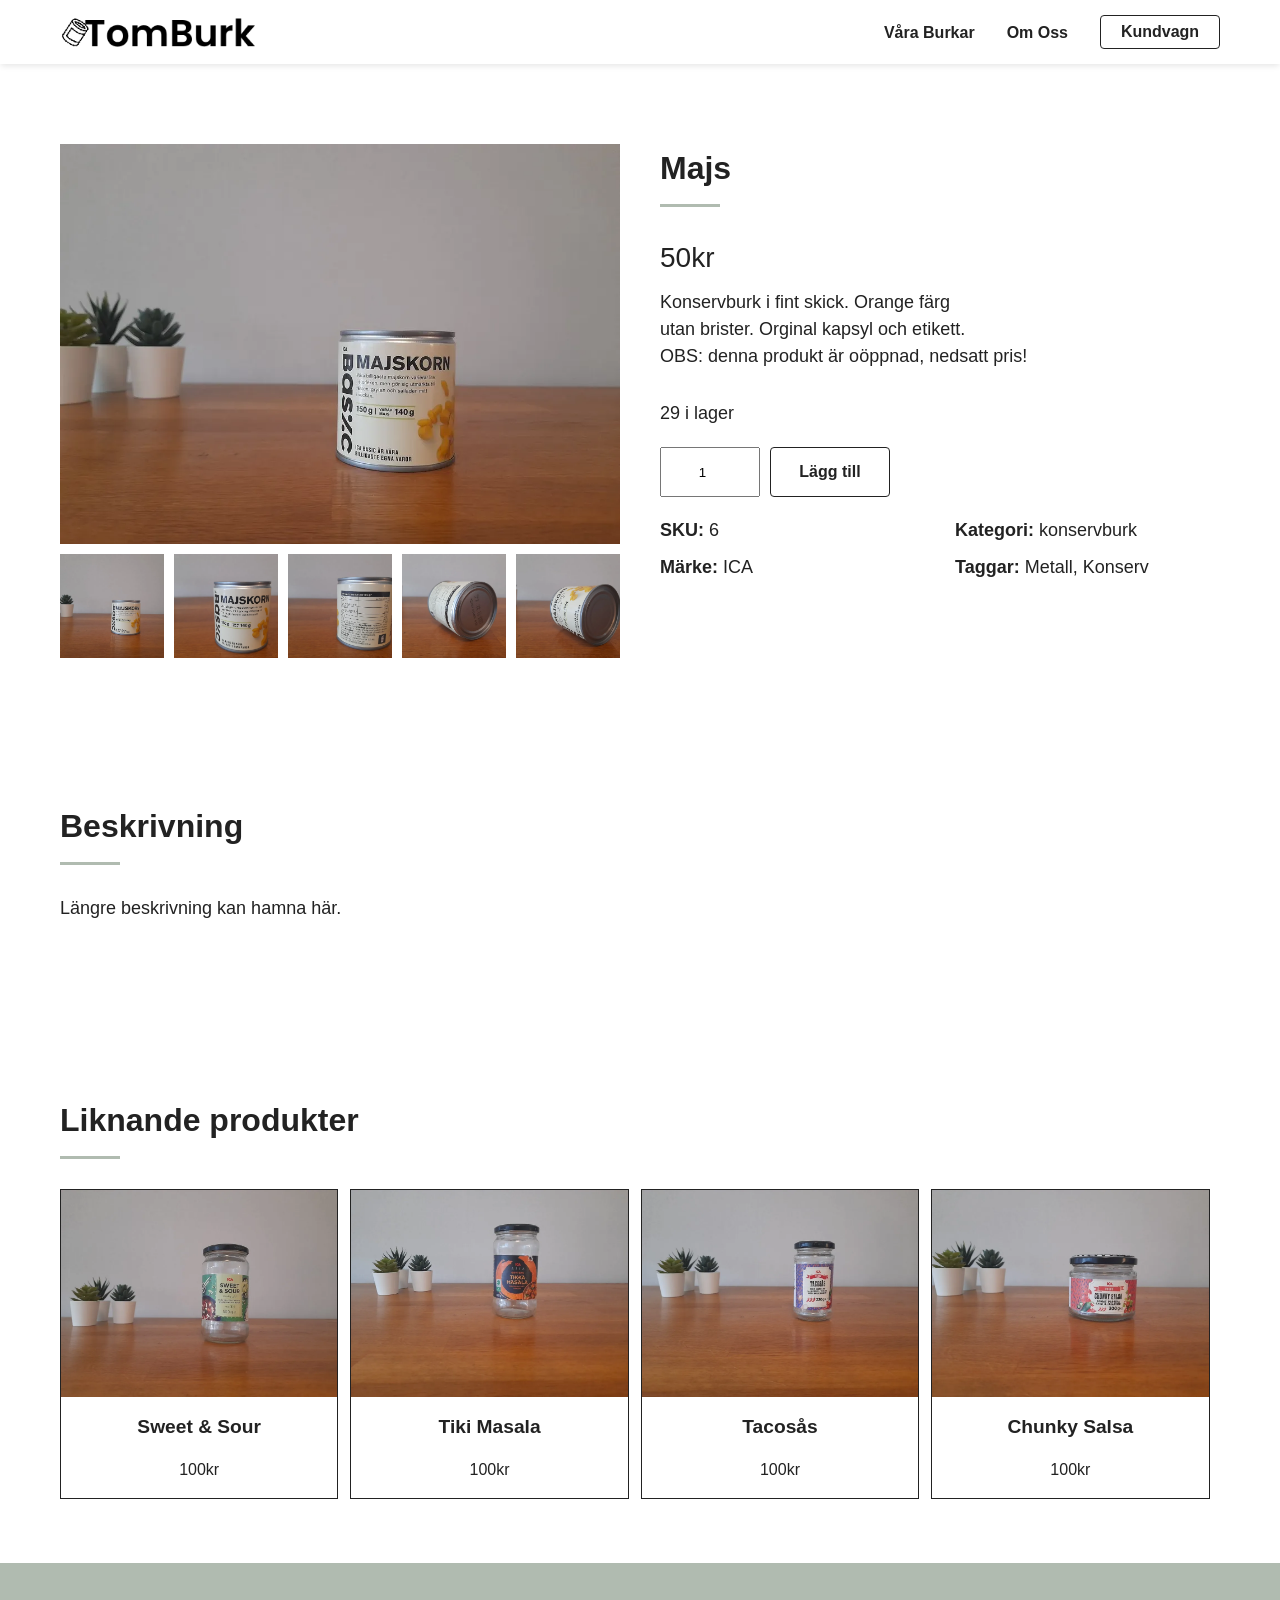
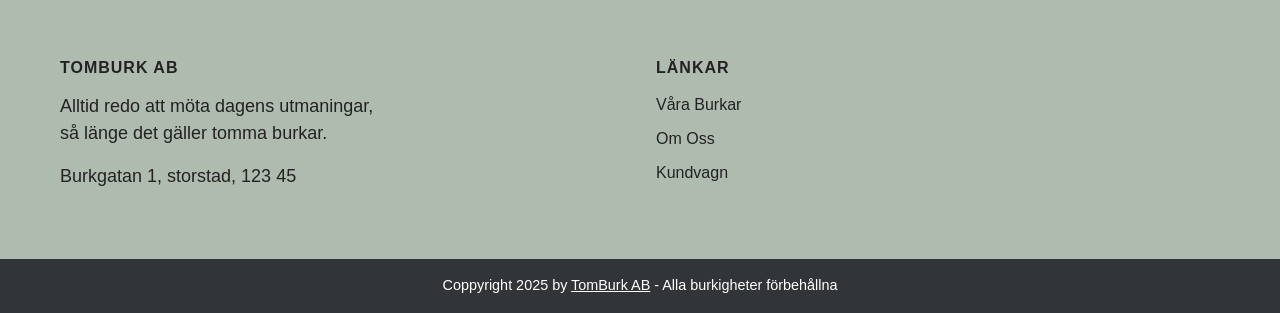
<file: majs.html>
<!DOCTYPE html>
<html lang="sv">

<head>
    <meta charset="UTF-8">
    <meta name="viewport" content="width=device-width, initial-scale=1.0">
    <title>TomBurk - Butiken för de bästa burkarna</title>
    <link rel="stylesheet" href="style.css">
    <link rel="icon" type="image/x-icon" href="./img/can-icon.png">

</head>

<body>
    <header class="header" id="header">
        <nav class="navbar container">
            <div class="header-logo">
                <a href="./">
                    <picture class="logo">
                        <source srcset="img/tomburk-logo.webp" type="image/webp">
                        <img src="img/tomburk-logo.png" alt="Tomburk Logotyp">
                    </picture>
                </a>
            </div>

            <div class="menu" id="menu">
                <ul class="menu-inner">
                    <li><a href="./burkar.html" class="menu-link">Våra Burkar</a></li>
                    <li><a href="./om-oss.html" class="menu-link">Om Oss</a></li>
                    <li><a href="./kundvagn.html" class="btn btn-outline">Kundvagn</a></li>
                </ul>
            </div>

            <div class="burger" id="burger">
                <span class="burger-line"></span>
                <span class="burger-line"></span>
                <span class="burger-line"></span>
            </div>
        </nav>
    </header>
    <main class="main">

        <section class="section  product-page">

            <div class="product-container container first">

                 <div class="product-gallery">
                    <div class="main-image">
                        <picture>
                            <source srcset="img/p6-1.webp" type="image/webp">
                            <img id="mainImage" src="img/p6-1.jpg" alt="Majs konservburk">
                        </picture>
                    </div>

                    <div class="thumbnail-list">
                        <picture>
                            <source srcset="img/p6-1.webp" type="image/webp">
                            <img src="img/p6-1.jpg" alt="Majs konservburk">
                        </picture>
                        <picture>
                            <source srcset="img/p6-2.webp" type="image/webp">
                            <img src="img/p6-2.jpg" alt="Majs konservburk 2">
                        </picture>
                        <picture>
                            <source srcset="img/p6-3.webp" type="image/webp">
                            <img src="img/p6-3.jpg" alt="Majs konservburk 3">
                        </picture>
                        <picture>
                            <source srcset="img/p6-4.webp" type="image/webp">
                            <img src="img/p6-4.jpg" alt="Majs konservburk 4">
                        </picture>
                        <picture>
                            <source srcset="img/p6-5.webp" type="image/webp">
                            <img src="img/p6-5.jpg" alt="Majs konservburk 5">
                        </picture>
                    </div>
                </div>

                <div class="product-info">

                    <h1 class="product-title f1-heading">Majs</h1>

                    <p class="price">50kr</p>

                    <p class="f1-intro-text">Konservburk i fint skick. Orange färg utan brister. Orginal kapsyl och etikett.<br>OBS: denna produkt är oöppnad, nedsatt pris!</p>

                    <p class="stock">29 i lager</p>

                    <div class="purchase">
                        <input type="number" value="1" min="1">
                        <button class="btn btn-outline btn-add">Lägg till</button>
                    </div>

                    <div class="product-meta">
                        <p><strong>SKU:</strong> 6</p>
                        <p><strong>Kategori:</strong> konservburk</p>
                        <p><strong>Märke:</strong> ICA</p>
                        <p><strong>Taggar:</strong> Metall, Konserv</p>
                    </div>

                </div>
            </div>

        </section>

        <section class="section ">
            <div class="container">
                <h2 class="f1-heading">Beskrivning</h2>
                <p class="f1-intro-text">Längre beskrivning kan hamna här.</p>
            </div>
        </section>

        <section class="section ">
            <div class="container products-list">

                <h2 class="f1-heading">Liknande produkter</h2>

                <div class="f2-products">
                    <a href="./sweet-sour.html" class="f2-product"> 
                        <picture>
                            <source srcset="img/p2-1.webp" type="image/webp">
                            <img src="img/p2-1.jpg" alt="Sweet & Sour glasburk">
                        </picture>
                        <h4>Sweet & Sour</h4>
                        <p>100kr</p>
                    </a>
                    <a href="./tiki-masala.html" class="f2-product"> 
                        <picture>
                            <source srcset="img/p3-1.webp" type="image/webp">
                            <img src="img/p3-1.jpg" alt="Tiki Masala glasburk">
                        </picture>
                        <h4>Tiki Masala</h4>
                        <p>100kr</p>
                    </a>
                    <a href="./tacosås.html" class="f2-product"> 
                        <picture>
                            <source srcset="img/p4-1.webp" type="image/webp">
                            <img src="img/p4-1.jpg" alt="Tacosås glasburk">
                        </picture>
                        <h4>Tacosås</h4>
                        <p>100kr</p>
                    </a>
                    <a href="./chunky-salsa.html" class="f2-product"> 
                        <picture>
                            <source srcset="img/p5-1.webp" type="image/webp">
                            <img src="img/p5-1.jpg" alt="Chunky Salsa glasburk">
                        </picture>
                        <h4>Chunky Salsa</h4>
                        <p>100kr</p>
                    </a>
                </div>
            </div>
        </section>

    </main>
    <!-- footer section -->
    <aside class="section bg-earth footerSection">
        <div class="container">
            <div class="footerGrid">
                <div class="footerItem">
                    <div>
                        <h3 class="footerHeading">TomBurk AB</h3>
                        <p>Alltid redo att möta dagens utmaningar, så länge det gäller tomma burkar.</p>
                        <p>Burkgatan 1, storstad, 123 45</p>

                    </div>
                </div>
                <div class="footerItem">
                    <div>
                        <h3 class="footerHeading">Länkar</h3>
                        <ul class="footerNavList">
                            <li><a href="./burkar.html">Våra Burkar</a></li>
                            <li><a href="./om-oss.html">Om Oss</a></li>
                            <li><a href="./kundvagn.html">Kundvagn</a></li>
                        </ul>
                    </div>
                </div>
            </div>
        </div>
    </aside>
    <!-- footer bar -->
    <footer class="bg-dark">
        <div class="container">
            <div class="copyRightBar">
                <p>Coppyright 2025 by <a href="./">TomBurk AB</a> - Alla burkigheter förbehållna</p>
            </div>
        </div>
    </footer>

    <script src="app.js"></script>
</body>

</html>
</file>
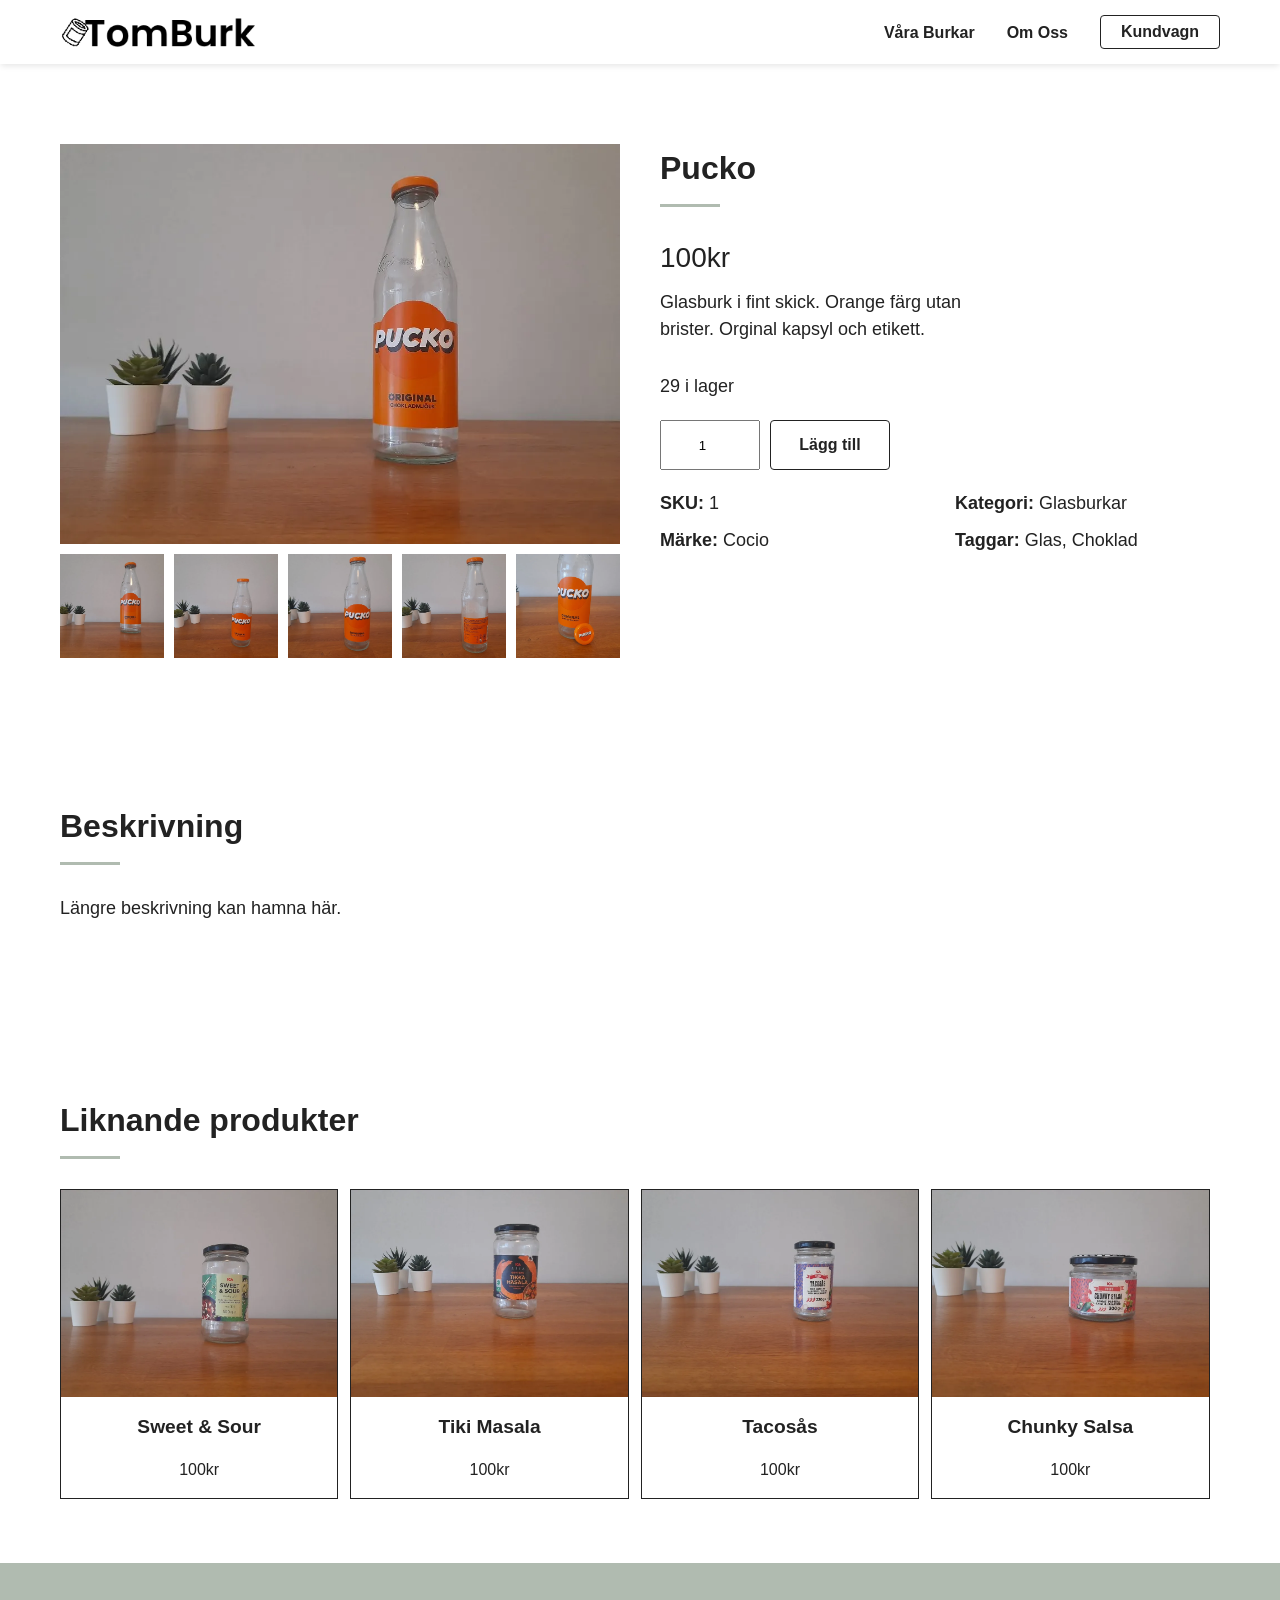
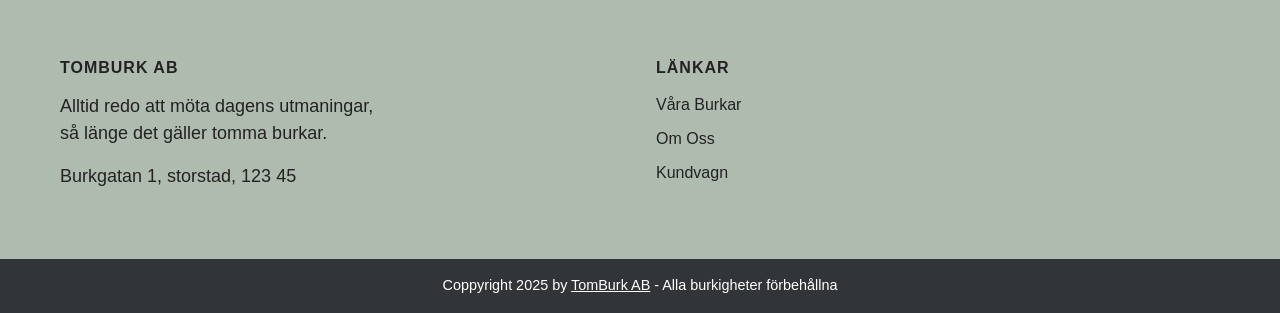
<file: pucko.html>
<!DOCTYPE html>
<html lang="sv">

<head>
    <meta charset="UTF-8">
    <meta name="viewport" content="width=device-width, initial-scale=1.0">
    <title>TomBurk - Butiken för de bästa burkarna</title>
    <link rel="stylesheet" href="style.css">
    <link rel="icon" type="image/x-icon" href="./img/can-icon.png">

</head>

<body>
    <header class="header" id="header">
        <nav class="navbar container">
            <div class="header-logo">
                <a href="./">
                    <picture class="logo">
                        <source srcset="img/tomburk-logo.webp" type="image/webp">
                        <img src="img/tomburk-logo.png" alt="Tomburk Logotyp">
                    </picture>
                </a>
            </div>

            <div class="menu" id="menu">
                <ul class="menu-inner">
                    <li><a href="./burkar.html" class="menu-link">Våra Burkar</a></li>
                    <li><a href="./om-oss.html" class="menu-link">Om Oss</a></li>
                    <li><a href="./kundvagn.html" class="btn btn-outline">Kundvagn</a></li>
                </ul>
            </div>

            <div class="burger" id="burger">
                <span class="burger-line"></span>
                <span class="burger-line"></span>
                <span class="burger-line"></span>
            </div>
        </nav>
    </header>
    <main class="main">

        <section class="section  product-page">

            <div class="product-container container first">

                 <div class="product-gallery">
                    <div class="main-image">
                        <picture>
                            <source srcset="img/p1-1.webp" type="image/webp">
                            <img id="mainImage" src="img/p1-1.jpg" alt="Pucko glasflaska">
                        </picture>
                    </div>

                    <div class="thumbnail-list">
                        <picture>
                            <source srcset="img/p1-1.webp" type="image/webp">
                            <img src="img/p1-1.jpg" alt="Pucko glasflaska">
                        </picture>
                        <picture>
                            <source srcset="img/p1-2.webp" type="image/webp">
                            <img src="img/p1-2.jpg" alt="Pucko glasflaska 2">
                        </picture>
                        <picture>
                            <source srcset="img/p1-3.webp" type="image/webp">
                            <img src="img/p1-3.jpg" alt="Pucko glasflaska 3">
                        </picture>
                        <picture>
                            <source srcset="img/p1-4.webp" type="image/webp">
                            <img src="img/p1-4.jpg" alt="Pucko glasflaska 4">
                        </picture>
                        <picture>
                            <source srcset="img/p1-5.webp" type="image/webp">
                            <img src="img/p1-5.jpg" alt="Pucko glasflaska 5">
                        </picture>
                    </div>
                </div>

                <div class="product-info">

                    <h1 class="product-title f1-heading">Pucko</h1>

                    <p class="price">100kr</p>

                    <p class="f1-intro-text">Glasburk i fint skick. Orange färg utan brister. Orginal kapsyl och etikett.
                    </p>

                    <p class="stock">29 i lager</p>

                    <div class="purchase">
                        <input type="number" value="1" min="1">
                        <button class="btn btn-outline btn-add">Lägg till</button>
                    </div>

                    <div class="product-meta">
                        <p><strong>SKU:</strong> 1</p>
                        <p><strong>Kategori:</strong> Glasburkar</p>
                        <p><strong>Märke:</strong> Cocio</p>
                        <p><strong>Taggar:</strong> Glas, Choklad</p>
                    </div>

                </div>
            </div>

        </section>

        <section class="section ">
            <div class="container">
                <h2 class="f1-heading">Beskrivning</h2>
                <p class="f1-intro-text">Längre beskrivning kan hamna här.</p>
            </div>
        </section>

        <section class="section ">
            <div class="container products-list">

                <h2 class="f1-heading">Liknande produkter</h2>

                <div class="f2-products">
                    <a href="./sweet-sour.html" class="f2-product"> 
                        <picture>
                            <source srcset="img/p2-1.webp" type="image/webp">
                            <img src="img/p2-1.jpg" alt="Sweet & Sour glasburk">
                        </picture>
                        <h4>Sweet & Sour</h4>
                        <p>100kr</p>
                    </a>
                    <a href="./tiki-masala.html" class="f2-product"> 
                        <picture>
                            <source srcset="img/p3-1.webp" type="image/webp">
                            <img src="img/p3-1.jpg" alt="Tiki Masala glasburk">
                        </picture>
                        <h4>Tiki Masala</h4>
                        <p>100kr</p>
                    </a>
                    <a href="./tacosås.html" class="f2-product"> 
                        <picture>
                            <source srcset="img/p4-1.webp" type="image/webp">
                            <img src="img/p4-1.jpg" alt="Tacosås glasburk">
                        </picture>
                        <h4>Tacosås</h4>
                        <p>100kr</p>
                    </a>
                    <a href="./chunky-salsa.html" class="f2-product"> 
                        <picture>
                            <source srcset="img/p5-1.webp" type="image/webp">
                            <img src="img/p5-1.jpg" alt="Chunky Salsa glasburk">
                        </picture>
                        <h4>Chunky Salsa</h4>
                        <p>100kr</p>
                    </a>
                </div>
            </div>
        </section>

    </main>
    <!-- footer section -->
    <aside class="section bg-earth footerSection">
        <div class="container">
            <div class="footerGrid">
                <div class="footerItem">
                    <div>
                        <h3 class="footerHeading">TomBurk AB</h3>
                        <p>Alltid redo att möta dagens utmaningar, så länge det gäller tomma burkar.</p>
                        <p>Burkgatan 1, storstad, 123 45</p>

                    </div>
                </div>
                <div class="footerItem">
                    <div>
                        <h3 class="footerHeading">Länkar</h3>
                        <ul class="footerNavList">
                            <li><a href="./burkar.html">Våra Burkar</a></li>
                            <li><a href="./om-oss.html">Om Oss</a></li>
                            <li><a href="./kundvagn.html">Kundvagn</a></li>
                        </ul>
                    </div>
                </div>
            </div>
        </div>
    </aside>
    <!-- footer bar -->
    <footer class="bg-dark">
        <div class="container">
            <div class="copyRightBar">
                <p>Coppyright 2025 by <a href="./">TomBurk AB</a> - Alla burkigheter förbehållna</p>
            </div>
        </div>
    </footer>

    <script src="app.js"></script>
</body>

</html>
</file>
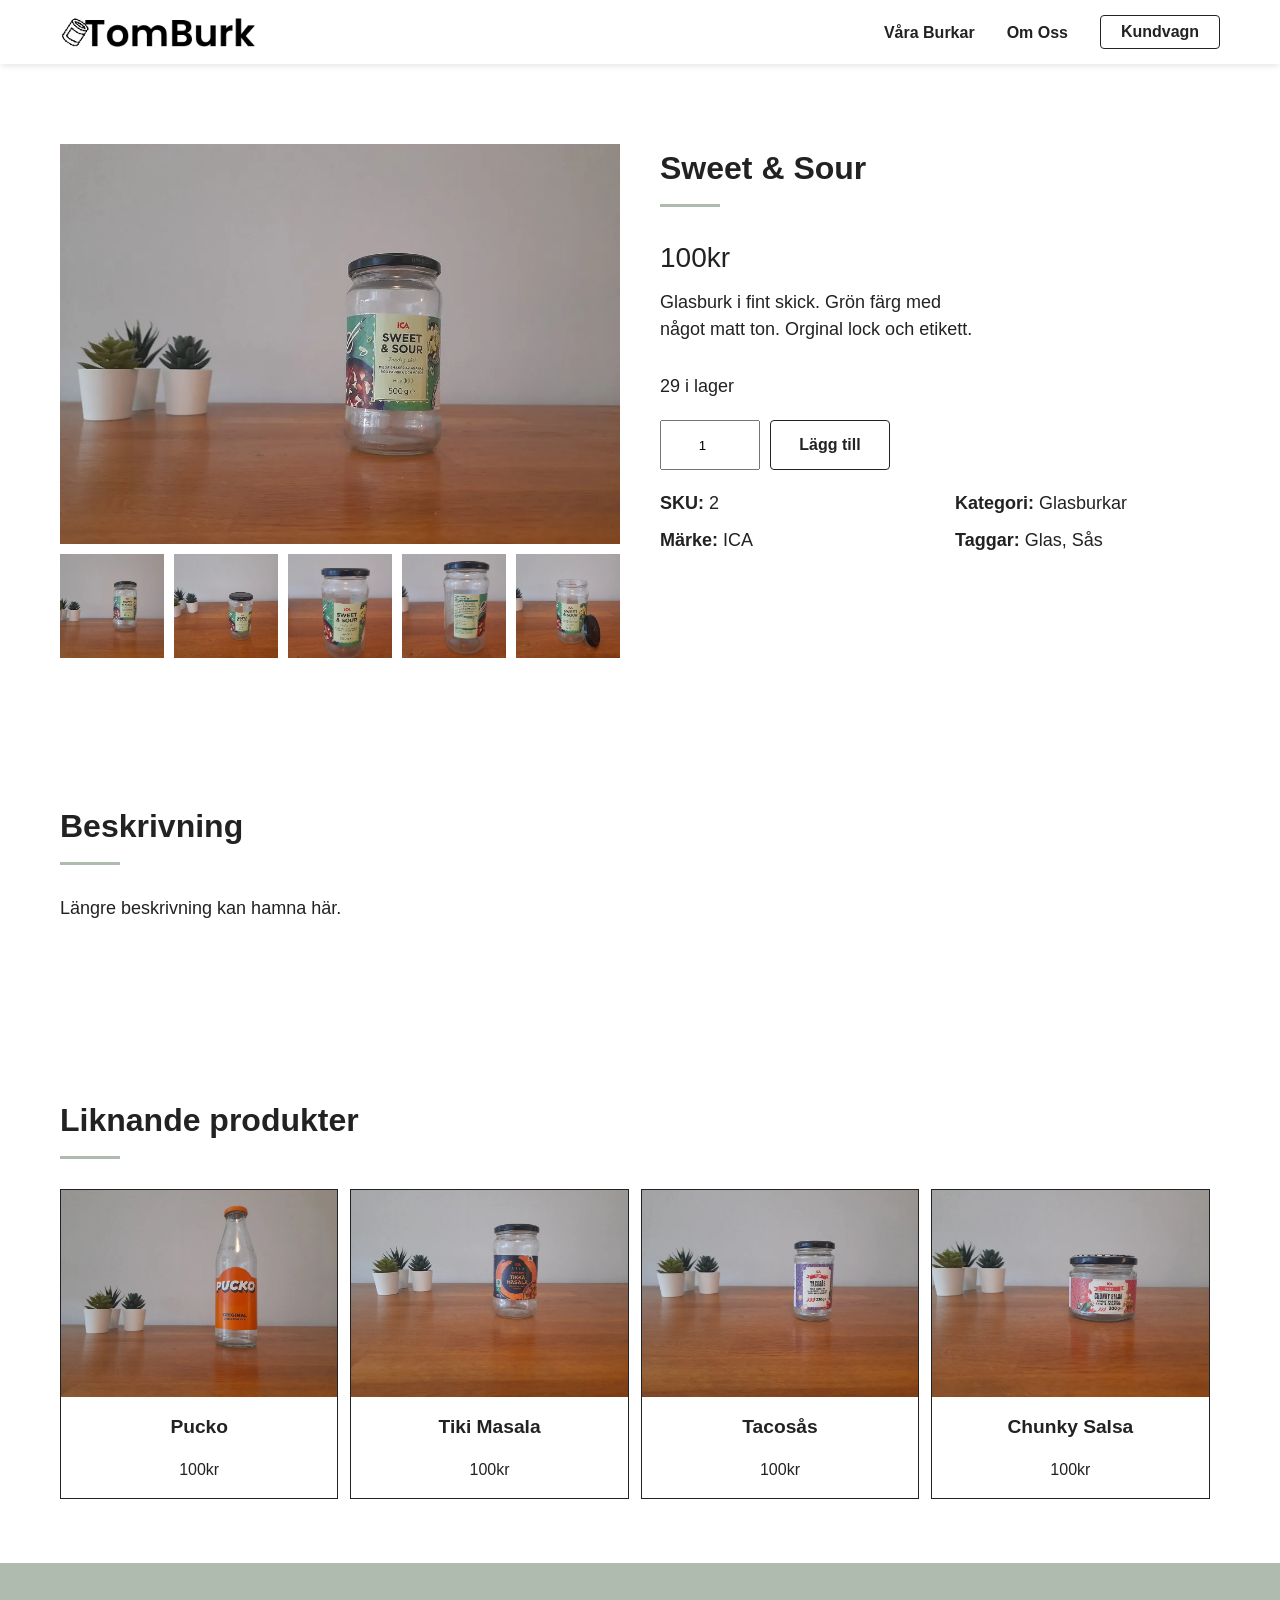
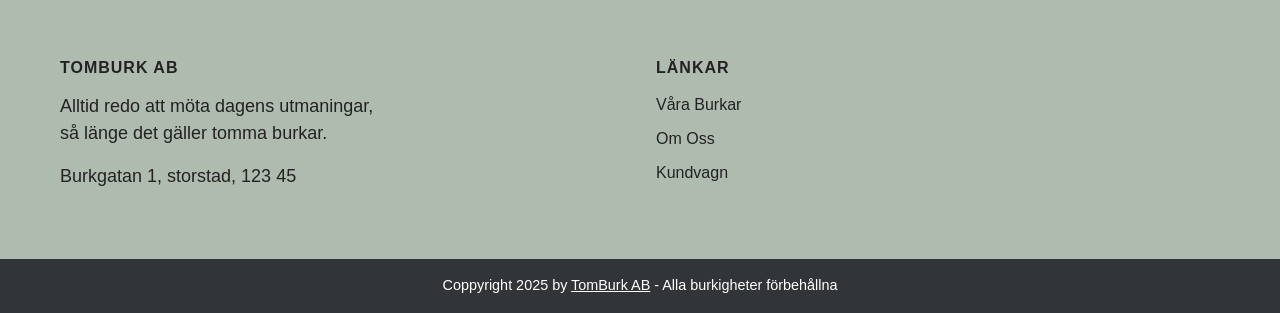
<file: sweet-sour.html>
<!DOCTYPE html>
<html lang="sv">

<head>
    <meta charset="UTF-8">
    <meta name="viewport" content="width=device-width, initial-scale=1.0">
    <title>TomBurk - Butiken för de bästa burkarna</title>
    <link rel="stylesheet" href="style.css">
    <link rel="icon" type="image/x-icon" href="./img/can-icon.png">

</head>

<body>
    <header class="header" id="header">
        <nav class="navbar container">
            <div class="header-logo">
                <a href="./">
                    <picture class="logo">
                        <source srcset="img/tomburk-logo.webp" type="image/webp">
                        <img src="img/tomburk-logo.png" alt="Tomburk Logotyp">
                    </picture>
                </a>
            </div>

            <div class="menu" id="menu">
                <ul class="menu-inner">
                    <li><a href="./burkar.html" class="menu-link">Våra Burkar</a></li>
                    <li><a href="./om-oss.html" class="menu-link">Om Oss</a></li>
                    <li><a href="./kundvagn.html" class="btn btn-outline">Kundvagn</a></li>
                </ul>
            </div>

            <div class="burger" id="burger">
                <span class="burger-line"></span>
                <span class="burger-line"></span>
                <span class="burger-line"></span>
            </div>
        </nav>
    </header>
    <main class="main">

        <section class="section  product-page">

            <div class="product-container container first">

                 <div class="product-gallery">
                    <div class="main-image">
                        <picture>
                            <source srcset="img/p2-1.webp" type="image/webp">
                            <img id="mainImage" src="img/p2-1.jpg" alt="Sweet & Sour glasflaska">
                        </picture>
                    </div>

                    <div class="thumbnail-list">
                        <picture>
                            <source srcset="img/p2-1.webp" type="image/webp">
                            <img src="img/p2-1.jpg" alt="Sweet & Sour glasflaska">
                        </picture>
                        <picture>
                            <source srcset="img/p2-2.webp" type="image/webp">
                            <img src="img/p2-2.jpg" alt="Sweet & Sour glasflaska 2">
                        </picture>
                        <picture>
                            <source srcset="img/p2-3.webp" type="image/webp">
                            <img src="img/p2-3.jpg" alt="Sweet & Sour glasflaska 3">
                        </picture>
                        <picture>
                            <source srcset="img/p2-4.webp" type="image/webp">
                            <img src="img/p2-4.jpg" alt="Sweet & Sour glasflaska 4">
                        </picture>
                        <picture>
                            <source srcset="img/p2-5.webp" type="image/webp">
                            <img src="img/p2-5.jpg" alt="Sweet & Sour glasflaska 5">
                        </picture>
                    </div>
                </div>

                <div class="product-info">

                    <h1 class="product-title f1-heading">Sweet & Sour</h1>

                    <p class="price">100kr</p>

                    <p class="f1-intro-text">Glasburk i fint skick. Grön färg med något matt ton. Orginal lock och etikett.
                    </p>

                    <p class="stock">29 i lager</p>

                    <div class="purchase">
                        <input type="number" value="1" min="1">
                        <button class="btn btn-outline btn-add">Lägg till</button>
                    </div>

                    <div class="product-meta">
                        <p><strong>SKU:</strong> 2</p>
                        <p><strong>Kategori:</strong> Glasburkar</p>
                        <p><strong>Märke:</strong> ICA</p>
                        <p><strong>Taggar:</strong> Glas, Sås</p>
                    </div>

                </div>
            </div>

        </section>

        <section class="section ">
            <div class="container">
                <h2 class="f1-heading">Beskrivning</h2>
                <p class="f1-intro-text">Längre beskrivning kan hamna här.</p>
            </div>
        </section>

        <section class="section ">
            <div class="container products-list">

                <h2 class="f1-heading">Liknande produkter</h2>

                <div class="f2-products">
                    <a href="./pucko.html" class="f2-product"> 
                        <picture>
                            <source srcset="img/p1-1.webp" type="image/webp">
                            <img src="img/p1-1.jpg" alt="Pucko glasburk">
                        </picture>
                        <h4>Pucko</h4>
                        <p>100kr</p>
                    </a>
                    <a href="./tiki-masala.html" class="f2-product"> 
                        <picture>
                            <source srcset="img/p3-1.webp" type="image/webp">
                            <img src="img/p3-1.jpg" alt="Tiki Masala glasburk">
                        </picture>
                        <h4>Tiki Masala</h4>
                        <p>100kr</p>
                    </a>
                    <a href="./tacosås.html" class="f2-product"> 
                        <picture>
                            <source srcset="img/p4-1.webp" type="image/webp">
                            <img src="img/p4-1.jpg" alt="Tacosås glasburk">
                        </picture>
                        <h4>Tacosås</h4>
                        <p>100kr</p>
                    </a>
                    <a href="./chunky-salsa.html" class="f2-product"> 
                        <picture>
                            <source srcset="img/p5-1.webp" type="image/webp">
                            <img src="img/p5-1.jpg" alt="Chunky Salsa glasburk">
                        </picture>
                        <h4>Chunky Salsa</h4>
                        <p>100kr</p>
                    </a>
                </div>
            </div>
        </section>

    </main>
    <!-- footer section -->
    <aside class="section bg-earth footerSection">
        <div class="container">
            <div class="footerGrid">
                <div class="footerItem">
                    <div>
                        <h3 class="footerHeading">TomBurk AB</h3>
                        <p>Alltid redo att möta dagens utmaningar, så länge det gäller tomma burkar.</p>
                        <p>Burkgatan 1, storstad, 123 45</p>

                    </div>
                </div>
                <div class="footerItem">
                    <div>
                        <h3 class="footerHeading">Länkar</h3>
                        <ul class="footerNavList">
                            <li><a href="./burkar.html">Våra Burkar</a></li>
                            <li><a href="./om-oss.html">Om Oss</a></li>
                            <li><a href="./kundvagn.html">Kundvagn</a></li>
                        </ul>
                    </div>
                </div>
            </div>
        </div>
    </aside>
    <!-- footer bar -->
    <footer class="bg-dark">
        <div class="container">
            <div class="copyRightBar">
                <p>Coppyright 2025 by <a href="./">TomBurk AB</a> - Alla burkigheter förbehållna</p>
            </div>
        </div>
    </footer>

    <script src="app.js"></script>
</body>

</html>
</file>
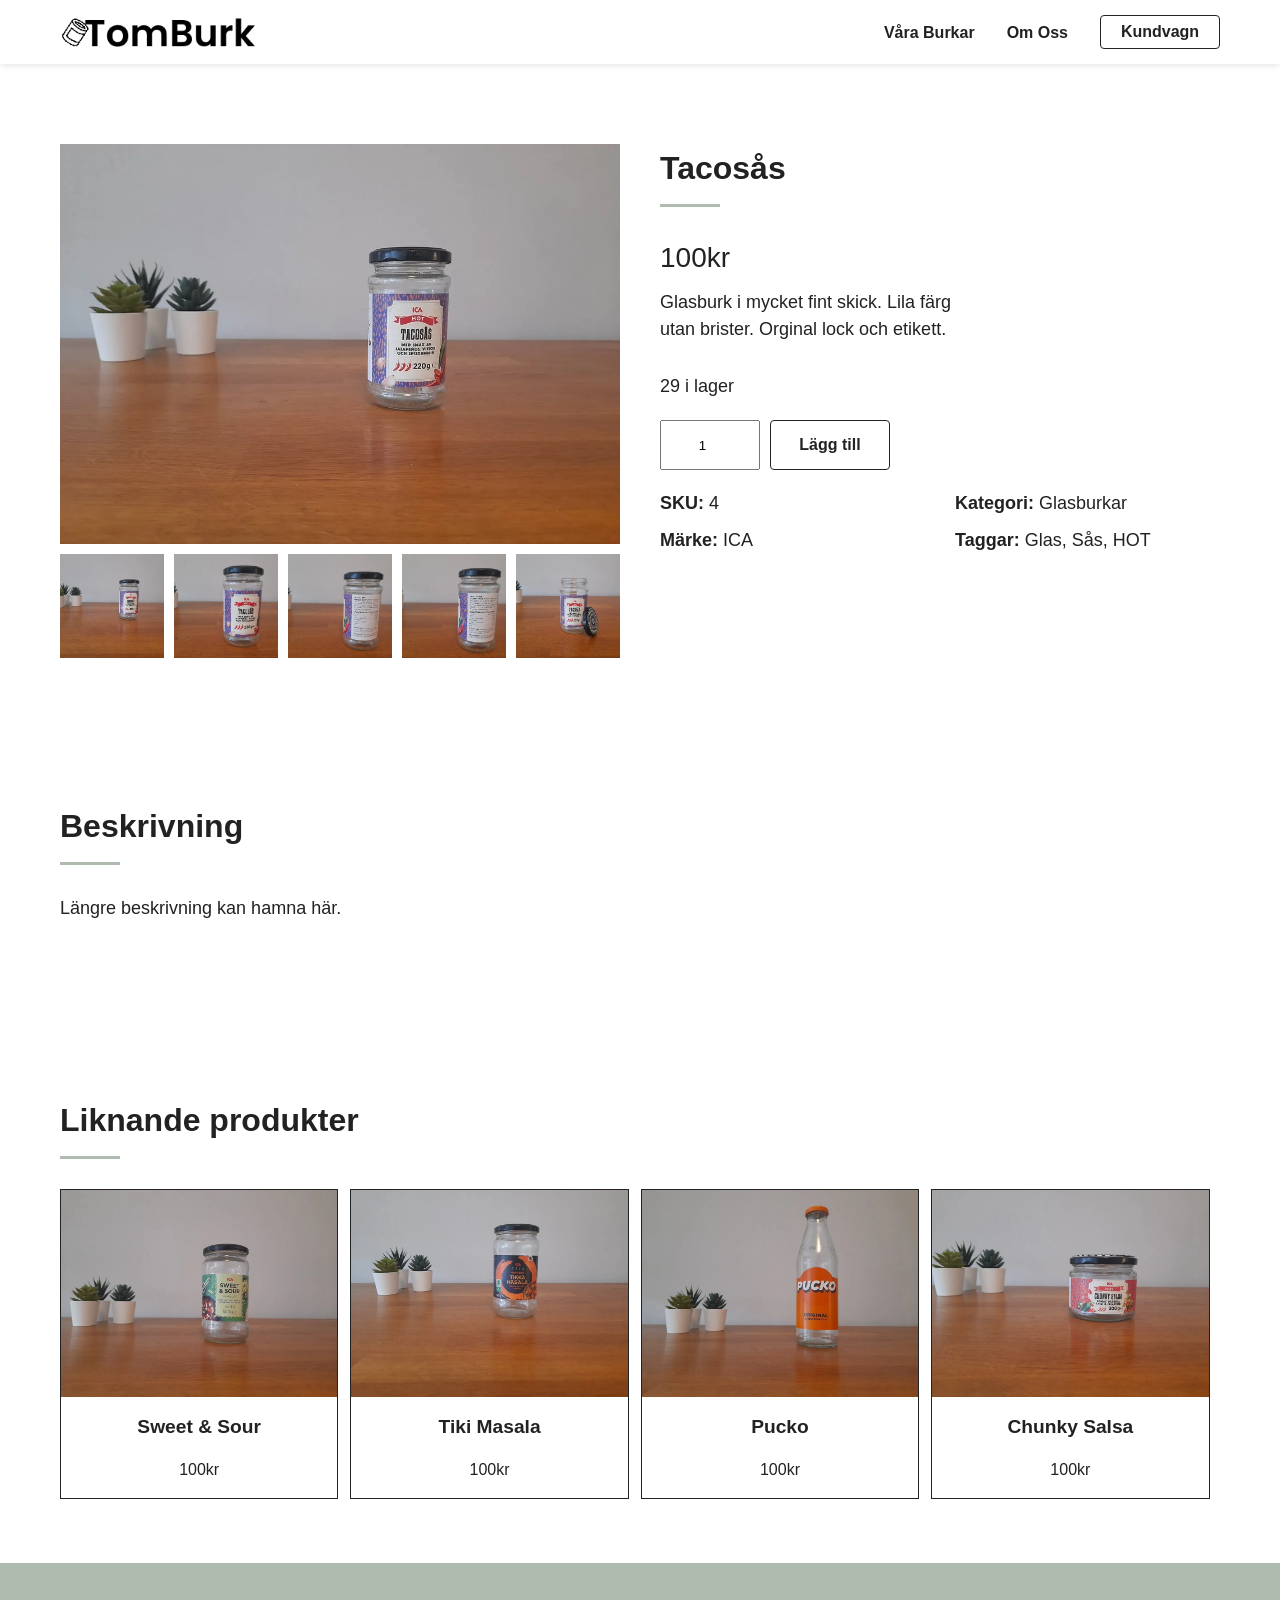
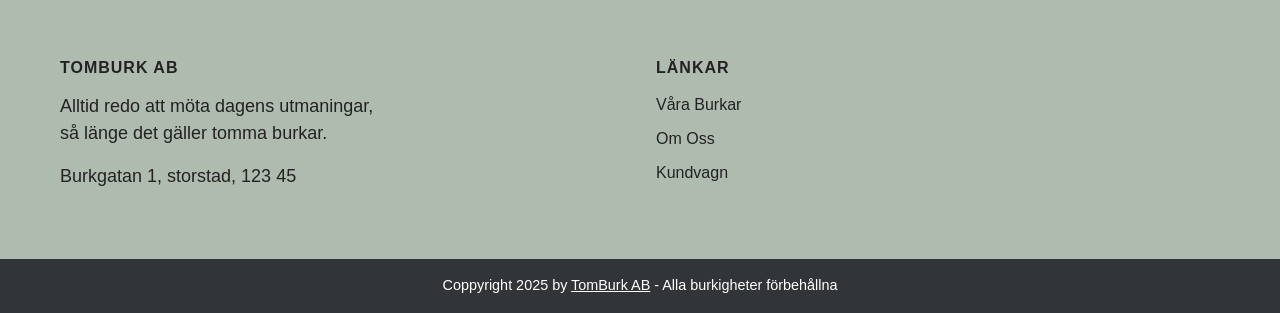
<file: tacosås.html>
<!DOCTYPE html>
<html lang="sv">

<head>
    <meta charset="UTF-8">
    <meta name="viewport" content="width=device-width, initial-scale=1.0">
    <title>TomBurk - Butiken för de bästa burkarna</title>
    <link rel="stylesheet" href="style.css">
    <link rel="icon" type="image/x-icon" href="./img/can-icon.png">

</head>

<body>
    <header class="header" id="header">
        <nav class="navbar container">
            <div class="header-logo">
                <a href="./">
                    <picture class="logo">
                        <source srcset="img/tomburk-logo.webp" type="image/webp">
                        <img src="img/tomburk-logo.png" alt="Tomburk Logotyp">
                    </picture>
                </a>
            </div>

            <div class="menu" id="menu">
                <ul class="menu-inner">
                    <li><a href="./burkar.html" class="menu-link">Våra Burkar</a></li>
                    <li><a href="./om-oss.html" class="menu-link">Om Oss</a></li>
                    <li><a href="./kundvagn.html" class="btn btn-outline">Kundvagn</a></li>
                </ul>
            </div>

            <div class="burger" id="burger">
                <span class="burger-line"></span>
                <span class="burger-line"></span>
                <span class="burger-line"></span>
            </div>
        </nav>
    </header>
    <main class="main">

        <section class="section  product-page">

            <div class="product-container container first">

                 <div class="product-gallery">
                    <div class="main-image">
                        <picture>
                            <source srcset="img/p4-1.webp" type="image/webp">
                            <img id="mainImage" src="img/p4-1.jpg" alt="Tacosås glasflaska">
                        </picture>
                    </div>

                    <div class="thumbnail-list">
                        <picture>
                            <source srcset="img/p4-1.webp" type="image/webp">
                            <img src="img/p4-1.jpg" alt="Tacosås glasflaska">
                        </picture>
                        <picture>
                            <source srcset="img/p4-2.webp" type="image/webp">
                            <img src="img/p4-2.jpg" alt="Tacosås glasflaska 2">
                        </picture>
                        <picture>
                            <source srcset="img/p4-3.webp" type="image/webp">
                            <img src="img/p4-3.jpg" alt="Tacosås glasflaska 3">
                        </picture>
                        <picture>
                            <source srcset="img/p4-4.webp" type="image/webp">
                            <img src="img/p4-4.jpg" alt="Tacosås glasflaska 4">
                        </picture>
                        <picture>
                            <source srcset="img/p4-5.webp" type="image/webp">
                            <img src="img/p4-5.jpg" alt="Tacosås glasflaska 5">
                        </picture>
                    </div>
                </div>

                <div class="product-info">

                    <h1 class="product-title f1-heading">Tacosås</h1>

                    <p class="price">100kr</p>

                    <p class="f1-intro-text">Glasburk i mycket fint skick. Lila färg utan brister. Orginal lock och etikett.
                    </p>

                    <p class="stock">29 i lager</p>

                    <div class="purchase">
                        <input type="number" value="1" min="1">
                        <button class="btn btn-outline btn-add">Lägg till</button>
                    </div>

                    <div class="product-meta">
                        <p><strong>SKU:</strong> 4</p>
                        <p><strong>Kategori:</strong> Glasburkar</p>
                        <p><strong>Märke:</strong> ICA</p>
                        <p><strong>Taggar:</strong> Glas, Sås, HOT</p>
                    </div>

                </div>
            </div>

        </section>

        <section class="section ">
            <div class="container">
                <h2 class="f1-heading">Beskrivning</h2>
                <p class="f1-intro-text">Längre beskrivning kan hamna här.</p>
            </div>
        </section>

        <section class="section ">
            <div class="container products-list">

                <h2 class="f1-heading">Liknande produkter</h2>

                <div class="f2-products">
                    <a href="./sweet-sour.html" class="f2-product"> 
                        <picture>
                            <source srcset="img/p2-1.webp" type="image/webp">
                            <img src="img/p2-1.jpg" alt="Sweet & Sour glasburk">
                        </picture>
                        <h4>Sweet & Sour</h4>
                        <p>100kr</p>
                    </a>
                    <a href="./tiki-masala.html" class="f2-product"> 
                        <picture>
                            <source srcset="img/p3-1.webp" type="image/webp">
                            <img src="img/p3-1.jpg" alt="Tiki Masala glasburk">
                        </picture>
                        <h4>Tiki Masala</h4>
                        <p>100kr</p>
                    </a>
                    <a href="./pucko.html" class="f2-product"> 
                        <picture>
                            <source srcset="img/p1-1.webp" type="image/webp">
                            <img src="img/p1-1.jpg" alt="Pucko glasburk">
                        </picture>
                        <h4>Pucko</h4>
                        <p>100kr</p>
                    </a>
                    <a href="./chunky-salsa.html" class="f2-product"> 
                        <picture>
                            <source srcset="img/p5-1.webp" type="image/webp">
                            <img src="img/p5-1.jpg" alt="Chunky Salsa glasburk">
                        </picture>
                        <h4>Chunky Salsa</h4>
                        <p>100kr</p>
                    </a>
                </div>
            </div>
        </section>

    </main>
    <!-- footer section -->
    <aside class="section bg-earth footerSection">
        <div class="container">
            <div class="footerGrid">
                <div class="footerItem">
                    <div>
                        <h3 class="footerHeading">TomBurk AB</h3>
                        <p>Alltid redo att möta dagens utmaningar, så länge det gäller tomma burkar.</p>
                        <p>Burkgatan 1, storstad, 123 45</p>

                    </div>
                </div>
                <div class="footerItem">
                    <div>
                        <h3 class="footerHeading">Länkar</h3>
                        <ul class="footerNavList">
                            <li><a href="./burkar.html">Våra Burkar</a></li>
                            <li><a href="./om-oss.html">Om Oss</a></li>
                            <li><a href="./kundvagn.html">Kundvagn</a></li>
                        </ul>
                    </div>
                </div>
            </div>
        </div>
    </aside>
    <!-- footer bar -->
    <footer class="bg-dark">
        <div class="container">
            <div class="copyRightBar">
                <p>Coppyright 2025 by <a href="./">TomBurk AB</a> - Alla burkigheter förbehållna</p>
            </div>
        </div>
    </footer>

    <script src="app.js"></script>
</body>

</html>
</file>
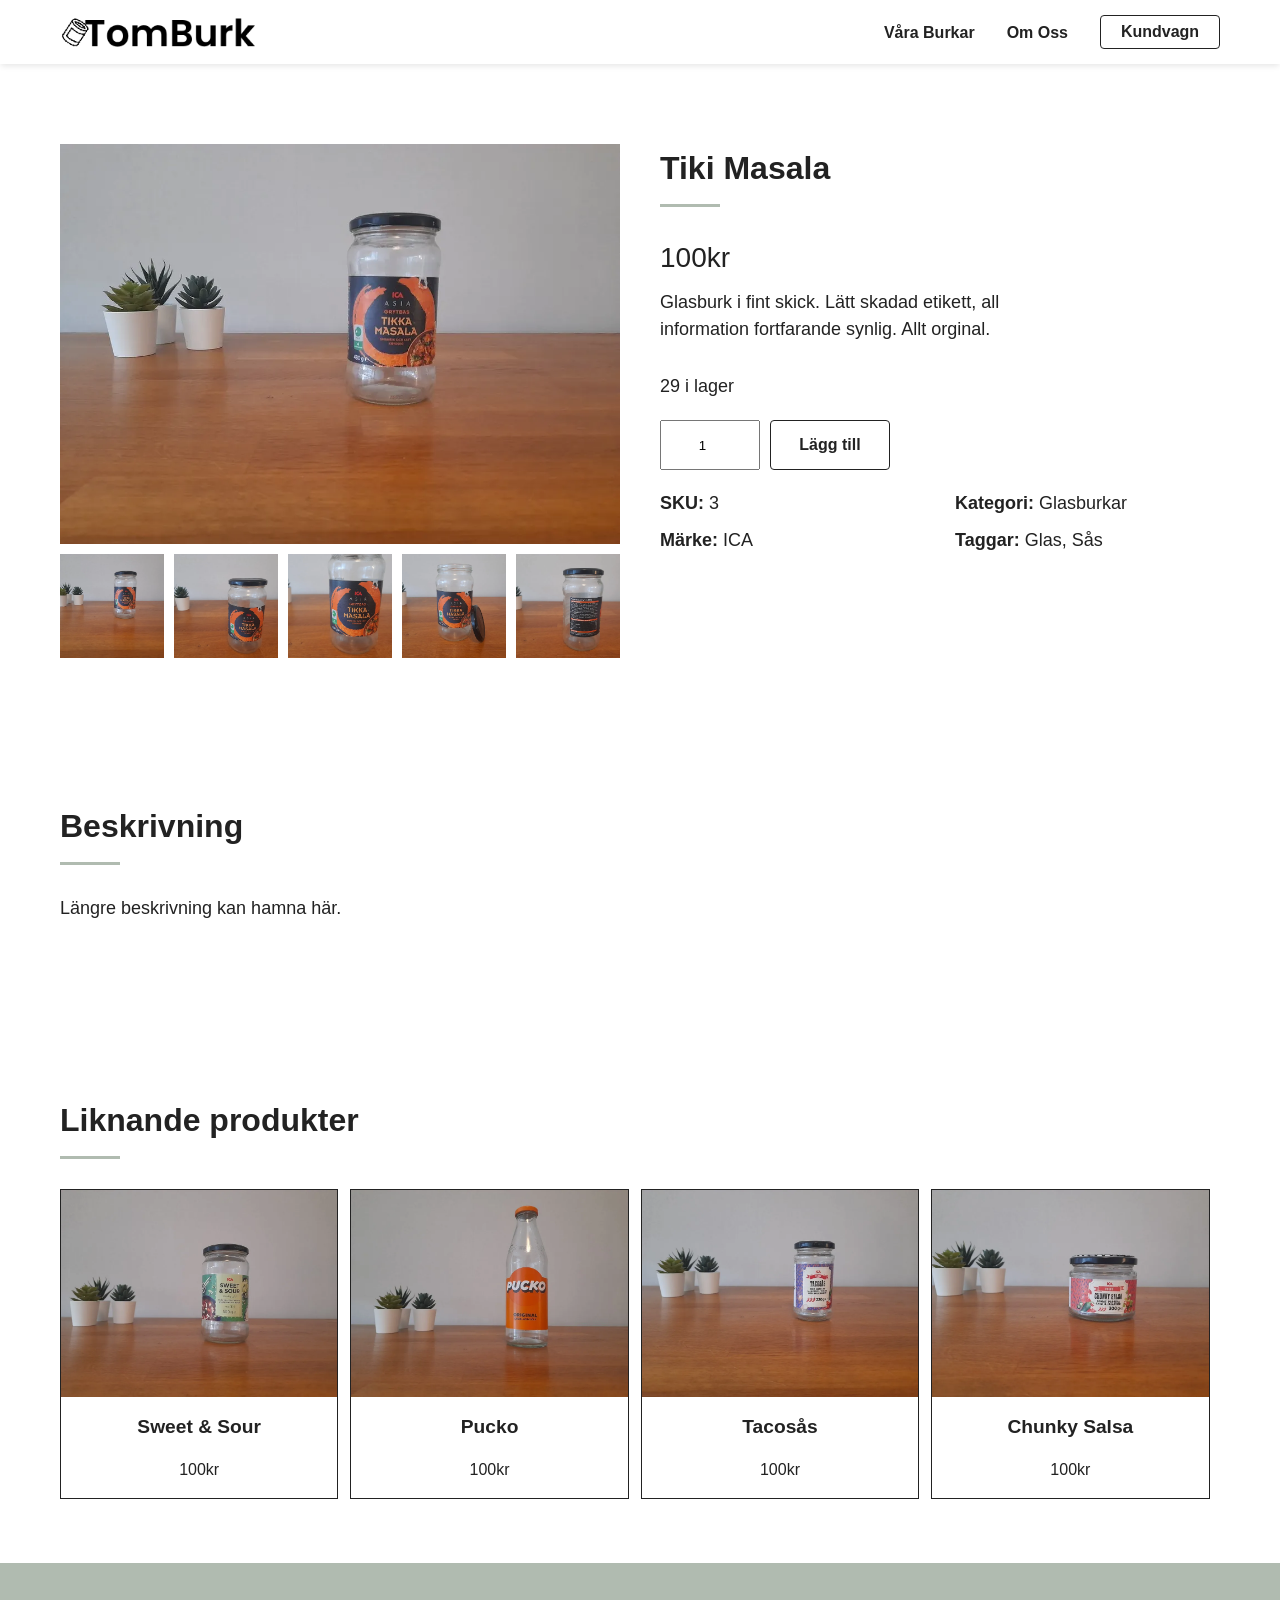
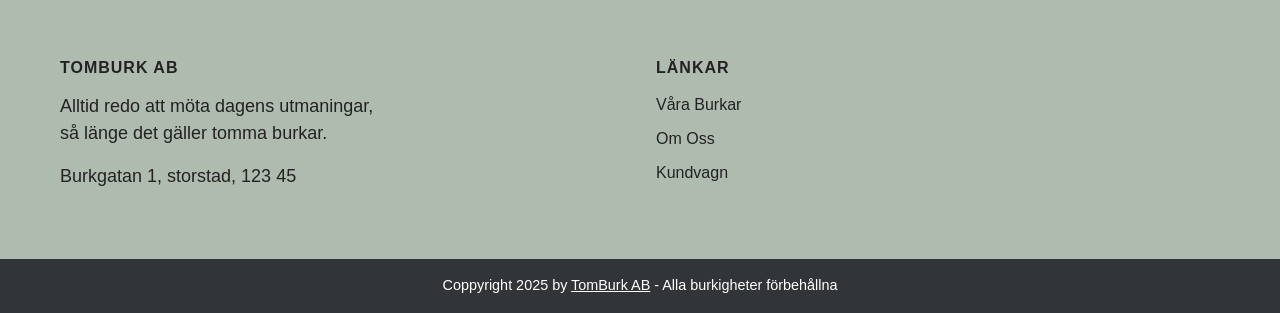
<file: tiki-masala.html>
<!DOCTYPE html>
<html lang="sv">

<head>
    <meta charset="UTF-8">
    <meta name="viewport" content="width=device-width, initial-scale=1.0">
    <title>TomBurk - Butiken för de bästa burkarna</title>
    <link rel="stylesheet" href="style.css">
    <link rel="icon" type="image/x-icon" href="./img/can-icon.png">

</head>

<body>
    <header class="header" id="header">
        <nav class="navbar container">
            <div class="header-logo">
                <a href="./">
                    <picture class="logo">
                        <source srcset="img/tomburk-logo.webp" type="image/webp">
                        <img src="img/tomburk-logo.png" alt="Tomburk Logotyp">
                    </picture>
                </a>
            </div>

            <div class="menu" id="menu">
                <ul class="menu-inner">
                    <li><a href="./burkar.html" class="menu-link">Våra Burkar</a></li>
                    <li><a href="./om-oss.html" class="menu-link">Om Oss</a></li>
                    <li><a href="./kundvagn.html" class="btn btn-outline">Kundvagn</a></li>
                </ul>
            </div>

            <div class="burger" id="burger">
                <span class="burger-line"></span>
                <span class="burger-line"></span>
                <span class="burger-line"></span>
            </div>
        </nav>
    </header>
    <main class="main">

        <section class="section  product-page">

            <div class="product-container container first">

                 <div class="product-gallery">
                    <div class="main-image">
                        <picture>
                            <source srcset="img/p3-1.webp" type="image/webp">
                            <img id="mainImage" src="img/p3-1.jpg" alt=" glasflaska">
                        </picture>
                    </div>

                    <div class="thumbnail-list">
                        <picture>
                            <source srcset="img/p3-1.webp" type="image/webp">
                            <img src="img/p3-1.jpg" alt="Tiki Masala glasflaska">
                        </picture>
                        <picture>
                            <source srcset="img/p3-2.webp" type="image/webp">
                            <img src="img/p3-2.jpg" alt="Tiki Masala glasflaska 2">
                        </picture>
                        <picture>
                            <source srcset="img/p3-3.webp" type="image/webp">
                            <img src="img/p3-3.jpg" alt="Tiki Masala glasflaska 3">
                        </picture>
                        <picture>
                            <source srcset="img/p3-4.webp" type="image/webp">
                            <img src="img/p3-4.jpg" alt="Tiki Masala glasflaska 4">
                        </picture>
                        <picture>
                            <source srcset="img/p3-5.webp" type="image/webp">
                            <img src="img/p3-5.jpg" alt="Tiki Masala glasflaska 5">
                        </picture>
                    </div>
                </div>

                <div class="product-info">

                    <h1 class="product-title f1-heading">Tiki Masala</h1>

                    <p class="price">100kr</p>

                    <p class="f1-intro-text">Glasburk i fint skick. Lätt skadad etikett, all information fortfarande synlig. Allt orginal.
                    </p>

                    <p class="stock">29 i lager</p>

                    <div class="purchase">
                        <input type="number" value="1" min="1">
                        <button class="btn btn-outline btn-add">Lägg till</button>
                    </div>

                    <div class="product-meta">
                        <p><strong>SKU:</strong> 3</p>
                        <p><strong>Kategori:</strong> Glasburkar</p>
                        <p><strong>Märke:</strong> ICA</p>
                        <p><strong>Taggar:</strong> Glas, Sås</p>
                    </div>

                </div>
            </div>

        </section>

        <section class="section ">
            <div class="container">
                <h2 class="f1-heading">Beskrivning</h2>
                <p class="f1-intro-text">Längre beskrivning kan hamna här.</p>
            </div>
        </section>

        <section class="section ">
            <div class="container products-list">

                <h2 class="f1-heading">Liknande produkter</h2>

                <div class="f2-products">
                    <a href="./sweet-sour.html" class="f2-product"> 
                        <picture>
                            <source srcset="img/p2-1.webp" type="image/webp">
                            <img src="img/p2-1.jpg" alt="Sweet & Sour glasburk">
                        </picture>
                        <h4>Sweet & Sour</h4>
                        <p>100kr</p>
                    </a>
                    <a href="./pucko.html" class="f2-product"> 
                        <picture>
                            <source srcset="img/p1-1.webp" type="image/webp">
                            <img src="img/p1-1.jpg" alt="Pucko glasburk">
                        </picture>
                        <h4>Pucko</h4>
                        <p>100kr</p>
                    </a>
                    <a href="./tacosås.html" class="f2-product"> 
                        <picture>
                            <source srcset="img/p4-1.webp" type="image/webp">
                            <img src="img/p4-1.jpg" alt="Tacosås glasburk">
                        </picture>
                        <h4>Tacosås</h4>
                        <p>100kr</p>
                    </a>
                    <a href="./chunky-salsa.html" class="f2-product"> 
                        <picture>
                            <source srcset="img/p5-1.webp" type="image/webp">
                            <img src="img/p5-1.jpg" alt="Chunky Salsa glasburk">
                        </picture>
                        <h4>Chunky Salsa</h4>
                        <p>100kr</p>
                    </a>
                </div>
            </div>
        </section>

    </main>
    <!-- footer section -->
    <aside class="section bg-earth footerSection">
        <div class="container">
            <div class="footerGrid">
                <div class="footerItem">
                    <div>
                        <h3 class="footerHeading">TomBurk AB</h3>
                        <p>Alltid redo att möta dagens utmaningar, så länge det gäller tomma burkar.</p>
                        <p>Burkgatan 1, storstad, 123 45</p>

                    </div>
                </div>
                <div class="footerItem">
                    <div>
                        <h3 class="footerHeading">Länkar</h3>
                        <ul class="footerNavList">
                            <li><a href="./burkar.html">Våra Burkar</a></li>
                            <li><a href="./om-oss.html">Om Oss</a></li>
                            <li><a href="./kundvagn.html">Kundvagn</a></li>
                        </ul>
                    </div>
                </div>
            </div>
        </div>
    </aside>
    <!-- footer bar -->
    <footer class="bg-dark">
        <div class="container">
            <div class="copyRightBar">
                <p>Coppyright 2025 by <a href="./">TomBurk AB</a> - Alla burkigheter förbehållna</p>
            </div>
        </div>
    </footer>

    <script src="app.js"></script>
</body>

</html>
</file>
<file: style.css>
/* color variables */
:root {
	--color-white: #fff;
	--color-light-gray: #f2f2f2;
	--color-dark-gray: #3d4a3e;
	--color-darker-gray: #313538;
	--color-almost-black: #222;
	--color-green: #b0bbb0;
}

/* reset browser defaults */
* {
	padding: 0;
	margin: 0;
	box-sizing: border-box;
}

ul, ol {
	list-style: none;
}

a {
	cursor: pointer;
	text-decoration: none;
	color: inherit;
}

/* elements base */
body {
	font-family: "Poppins", sans-serif;
	font-size: 1.125rem;
	font-weight: 400;
	line-height: 1.5;
	color: var(--color-almost-black);
	background-color: var(--color-white);
}

main {
	overflow: hidden;
	min-height: 100vh;
}

p {
	text-wrap: balance;
}

p a {
	text-decoration: underline;
}

p a:hover {
  color: var(--color-green);
  text-decoration: underline;
}

img {
	display: block;
	max-width: 100%;
	height: auto;
	object-fit: cover;
}

/* layout */

.section {
	margin: 0 auto;
	padding: 5rem 0 4rem;
}

.container {
	max-width: 1200px;
	height: auto;
	margin: 0 auto;
	padding: 0 1.25rem;
}

/* .split, container that is 1 col by default and splits when size increases */

.split {
	display: flex;
	flex-direction: column;
	align-items: center;
	gap: 2rem;
}

@media only screen and (min-width: 767px) {

	.split {
		flex-direction: row;
		justify-content: center;
	}

}

/* .full, container that is always 1 col */

.full {
	display: flex;
	flex-direction: column;
	align-items: center;
	justify-content: center;
	gap: 2rem;
}

/* .first, space for menu above first section */

.first {
	margin-top: 2rem;
}

@media only screen and (min-width: 767px) {
	.first {
		margin-top: 4rem;
	}
}

/* color helpers */
.bg-light {
	background-color: var(--color-light-gray);
}

.bg-dark {
	background-color: var(--color-darker-gray);
}

.bg-earth {
	background-color: var(--color-green);
}

.bg-hero1 {
    background-image: linear-gradient(to bottom, rgba(216, 217, 223, 0.50), rgba(176, 187, 176, 0.80)), url('img/hero-banner.jpg');
	background-repeat: no-repeat;
	background-size: cover;
	background-position: bottom;
}

/* buttons */

.btn {
	display: inline-block;
	font-size: 1rem;
	font-weight: 500;
	text-align: center;
	vertical-align: middle;
	cursor: pointer;
	color: inherit;
}

.btn-outline {
	padding: 0.75rem 2rem;
	min-width: 120px;
	border: 1px solid;
	border-radius: 4px;
	font-weight: bold;
	color: var(--color-almost-black);
	background-color: var(--color-white);
	transition: all 0.3s ease;
}

.menu .btn-outline:hover,
.btn-outline:hover {
	background-color: var(--color-green);
	border-color: var(--color-almost-black);
	color: var(--color-white);
	text-decoration: underline;
}

/* header area and nav bar */

.header {
	position: fixed;
	top: 0;
	left: 0;
	width: 100%;
	z-index: 10;
	height: auto;
	margin: 0 auto;
	background-color: var(--color-white);
	box-shadow: 0 3px 6px -1px rgba(0, 0, 0, 0.1);
}

.navbar {
	display: flex;
	flex-direction: row;
	align-items: center;
	align-content: center;
	justify-content: space-between;
	width: 100%;
	height: 4rem;
	margin: 0 auto;
}

.header-logo a {
	display: flex;
	align-items: center;
}

.header-logo img {
	height: 30px;
	padding-right: 10px;
}

/* menu and responsive hamburger */

.menu {
	position: fixed;
	top: 0;
	left: -100%; /* off screen */
	z-index: 10;
	width: 100%;
	height: 100vh;
	overflow: hidden;
	color: var(--color-almost-black);
	background-color: var(--color-white);
}

.menu.active {
	left: 0;
}

.menu-inner {
	display: flex;
	flex-direction: column;
	align-items: center;
	justify-content: center;
	row-gap: 1.25rem;
	margin-top: 7rem;
}

.menu-link {
	font-size: 1rem;
	font-weight: bold;
	color: var(--color-almost-black);
	text-transform: uppercase;
	transition: all 0.3s ease;
}

.menu a:hover {
	color: var(--color-green);
	text-decoration: underline;
}

.menu .btn-outline {
	padding: 0.25rem 1rem;
}


@media only screen and (min-width: 767px) {
	.menu {
		position: relative;
		top: 0;
		left: 0;
		width: auto;
		height: auto;
		padding: 0rem;
		margin-left: auto;
		background: none;
		box-shadow: none;
		transition: unset;
	}

	.menu-inner {
		display: flex;
		flex-direction: row;
		column-gap: 2rem;
		margin: 0 auto;
	}

	.menu-link {
		text-transform: capitalize;
	}
}

.burger {
	position: relative;
	display: block;
	cursor: pointer;
	z-index: 12;
	width: 1.6rem;
	height: 1.15rem;
	margin-right: 1.25rem;
	background: none;
	visibility: visible;
	transform: rotate(0deg);
	transition: 0.3s ease;
}

@media only screen and (min-width: 767px) {
	.burger {
		display: none;
		visibility: hidden;
	}
}

.burger-line {
	position: absolute;
	display: block;
	left: 0;
	width: 100%;
	height: 2px;
	opacity: 1;
	border-radius: 1rem;
	transform: rotate(0deg);
	background-color: var(--color-almost-black);
	transition: 0.3s ease-in-out;
}

.burger-line:nth-child(1) {
	top: 0px;
}

.burger-line:nth-child(2) {
	top: 0.5rem;
	width: 70%;
}

.burger-line:nth-child(3) {
	top: 1rem;
}

.burger.active .burger-line:nth-child(1) {
	top: 0.5rem;
	transform: rotate(135deg);
}

.burger.active .burger-line:nth-child(2) {
	opacity: 0;
	visibility: hidden;
}

.burger.active .burger-line:nth-child(3) {
	top: 0.5rem;
	transform: rotate(-135deg);
}

/* Footer area */

.footerGrid {
	display: grid;
	gap: 2rem;
	grid-template-columns: repeat(2, 1fr);
}

.footerItem {
	justify-items: center;
}

/* Responsive adjustments */
@media (max-width: 1024px) {
	.footerGrid {
		grid-template-columns: repeat(2, 1fr);
	}
}

@media (max-width: 767px) {
	.footerGrid {
		grid-template-columns: 1fr;
		justify-items: start;
	}

	.footerItem {
		min-width: 50%;
		justify-items: start;
	}
}

.footerItem p {
	margin-top: 16px;
}

.footerHeading {
	font-size: 16px;
	line-height: 18px;
	color: var(--color-almost-black);
	letter-spacing: 1px;
	font-weight: bold;
	margin: 1rem 0;
	text-transform: uppercase;
}

.footerNavList li {
	margin-bottom: 10px;
	font-size: 16px;
}

/* Footer copyright bar */
.copyRightBar {
	color: var(--color-white);
	text-align: center;
	padding-top: 1rem;
	padding-bottom: 1rem;
	font-size: 0.9rem;
	width: 100%;
}

.copyRightBar a {
	color: var(--color-white);
}

/* hero section, index page */

.hero-inner {
	display: flex;
	flex-direction: column;
	align-items: flex-start;
	row-gap: 1.5rem;
	width:50%;
	margin-right: auto;
}

.hero-heading {
	font-size: clamp(2.648rem, 6vw, 4.241rem);
	font-weight: 700;
	line-height: 1.15;
	letter-spacing: -1px;
}

.hero-subtitle {
	margin-top:1rem;
}

.btn-row {
	display: flex;
	gap: 2rem;
}

/* features 1 section, f1 */

.f1-image {
	margin-bottom: 20px;
	flex: 0 0 50%;
	border-radius:20px;
	display:none;
}

@media only screen and (min-width: 767px) {
	.f1-image {
		display:block;
	}
}

.f1-heading {
  font-size: 2rem;
  color: var(--color-almost-black);
  position:relative;
  margin-bottom: 30px;
  padding-bottom: 15px;
  font-weight: bold;
}

.f1-heading:before {
  content: '';
  position: absolute;
  top: auto;
  right: auto;
  bottom: 0;
  left: 0;
}

.f1-heading:before {
  width: 60px;
  height: 3px;
  background: var(--color-green);
}

.f1-intro-text {
	margin-bottom: 30px;
}

.f1-list-item {
	display: flex;
	justify-content: start;
	margin-bottom: 24px;
}

.f1-feature-heading {
	font-size: 1.5rem;
	margin-bottom: 4px;
}

.f1-feature-text p {
	text-wrap: unset;
	font-size: 1rem;
}

/* features 2 section, f2 */

.f2-intro {
	text-align:center;
	position: relative;
}

.f2-heading {
  font-size: 2rem;
  color: var(--color-almost-black);
  position:relative;
  margin-bottom: 20px;
  padding-bottom: 15px;
  font-weight: bold;
}

.f2-heading:before {
  content: '';
  position: absolute;
  bottom: 0;
  left: 50%;
  transform: translateX(-50%);
}

.f2-heading:before {
  width: 60px;
  height: 3px;
  background: var(--color-green);
}

.f2-cards {
	display:flex;
	flex-direction: column;
	flex-wrap: wrap;
	row-gap: 2rem;
	column-gap: 0.75rem;
	justify-content: space-around;
}

.f2-card {
	display:flex;
	flex-direction: column;
	gap: 1rem;
	font-size: 1rem;
	align-items: center;
	text-align: center;
	flex: 0 0 24%;
}

.f2-products {
	display:flex;
	flex-direction: column;
	flex-wrap: wrap;
	row-gap: 2rem;
	column-gap: 0.75rem;
	align-items: start;
}

.f2-product {
	display:flex;
	flex-direction: column;
	gap: 1rem;
	font-size: 1rem;
	align-items: center;
	text-align: center;
	flex: 0 0 24%;
	border: 1px solid #222;
	position: relative;
}

.f2-product h4 {
	font-size: larger;
}

.f2-product p {
	margin-bottom:1rem
}

@media only screen and (min-width: 767px) {
	.f2-cards {
		flex-direction:row;
	}
	.f2-products {
		flex-direction:row;
	}
}

/* produkt single */

.product-container {
  display: grid;
  grid-template-columns: 1fr 1fr;
  gap: 40px;
}

.product-meta {
  display: grid;
  grid-template-columns: repeat(2, 1fr);
  gap: 10px 30px;
  margin-top: 20px;
}

.product-meta p {
  margin: 0;
}

/* Bilder */

.main-image {
  width: 100%;
  max-height: 400px;
  overflow:hidden;
}

.main-image img {
  overflow: hidden;
  width: 100%;
  height: 100%;
  object-fit: cover;
}

.thumbnail-list {
  display: flex;
  gap: 10px;
  margin-top: 10px;
  justify-content: space-between;
  overflow:hidden;
}

.thumbnail-list img {
  width: 120px;
  aspect-ratio: 1 / 1;
  cursor: pointer;
  object-fit: cover;
}

@media (max-width: 767px) {
	.product-container {
		display:flex;
		flex-direction: column;
	}
	.thumbnail-list {
		display:none;
	}
	.main-image {
		max-height: 100%;
	}
}

/* Info */
.price {
  font-size: 1.75rem;
  margin-bottom: 10px;
}

.purchase {
  display: flex;
  gap: 10px;
  margin: 20px 0;
}

.purchase input, .purchase button {
  width: 100px;
  height: 50px;
  text-align: center;
  padding: 10px 15px;
}

/* Badge */
.badge {
  position: absolute;
  top: 12px;
  right: 12px;
  background: var(--color-green);
  padding: 5px;
  border: 1px solid #222;
  border-radius:4px;
  font-weight:bold;
  font-style: italic;
}

/* om oss */

/* videon */
.video-container {
  position: relative;
  width: 100%;
  overflow: hidden;
}

.bg-video {
  position: absolute;
  top: 50%;
  left: 50%;
  width: 100%;
  height: 100%;
  object-fit: cover;
  transform: translate(-50%, -50%);
  z-index: -1;
}

.about-img-row {
  display: grid;
  grid-template-columns: repeat(3, 1fr);
  gap: 4rem;
}

.about-img-row img {
  width: 100%;
  height: auto;
  object-fit: cover;
}

@media (max-width: 1024px) {
  .about-img-row {
    grid-template-columns: repeat(2, 1fr);
	gap: 2rem;
  }
}

@media (max-width: 767px) {
  .about-img-row {
    grid-template-columns: 1fr;
	gap: 1rem;
  }
}

/* team */
.team-grid {
  display: grid;
  grid-template-columns: repeat(3, 1fr);
  gap: 4rem;
  width:100%;
}

/* Kort */
.team-card {
  position: relative;
  overflow: hidden;
}

/* Bild */
.team-card img {
  width: 100%;
  height: 300px;
  object-fit: cover;
  display: block;
}

/* Overlay */
.overlay {
  position: absolute;
  bottom: 0;
  left: 0;
  width: 50%;
  padding: 12px;
  background: rgba(0, 0, 0, 0.6);
  border-radius: 0 10px 0 0;
  color: white;
}

/* Text */
.overlay h3 {
  margin: 0;
  font-size: 1.1rem;
}

.overlay p {
  margin: 0;
  font-size: 0.9rem;
}

/* partners */

.partner-logos {
  display: flex;
  justify-content: center;
  align-items: center;
  gap: 4rem;
  flex-wrap: wrap;
  width:100%;
}

.partner img {
  height: 80px;
  margin: auto;
}

/* varukorg */
.cart-container {
  display: grid;
  grid-template-columns: 2fr 1fr;
  gap: 40px;
}

.cart-item {
  display: grid;
  grid-template-columns: 80px 1fr 80px 100px 40px;
  align-items: center;
  gap: 20px;
  padding: 15px 0;
  border-bottom: 1px solid #ddd;
  margin-bottom:20px;
}

.cart-item img {
  width: 80px;
  height: 80px;
  object-fit: cover;
}

.item-info h3 {
  margin: 0;
}

.item-total {
  font-weight: bold;
}

.remove {
  background: none;
  border: none;
  font-size: 1.2rem;
  cursor: pointer;
  color: #888;
}

.remove:hover {
  color: red;
}

.cart-summary, .cart-item {
  padding: 20px;
  border: 1px solid #ddd;
  border-radius: 10px;
  height: fit-content;
}

.summary-row {
  display: flex;
  justify-content: space-between;
  margin: 10px 0;
}

.summary-row.total {
  font-weight: bold;
  font-size: 1.2rem;
  margin-top: 20px;
}

.btn-checkout {
  width: 100%;
  padding: 15px;
  margin-top: 20px;
}

@media (max-width: 768px) {
  .cart-container {
    grid-template-columns: 1fr;
  }
}
</file>
